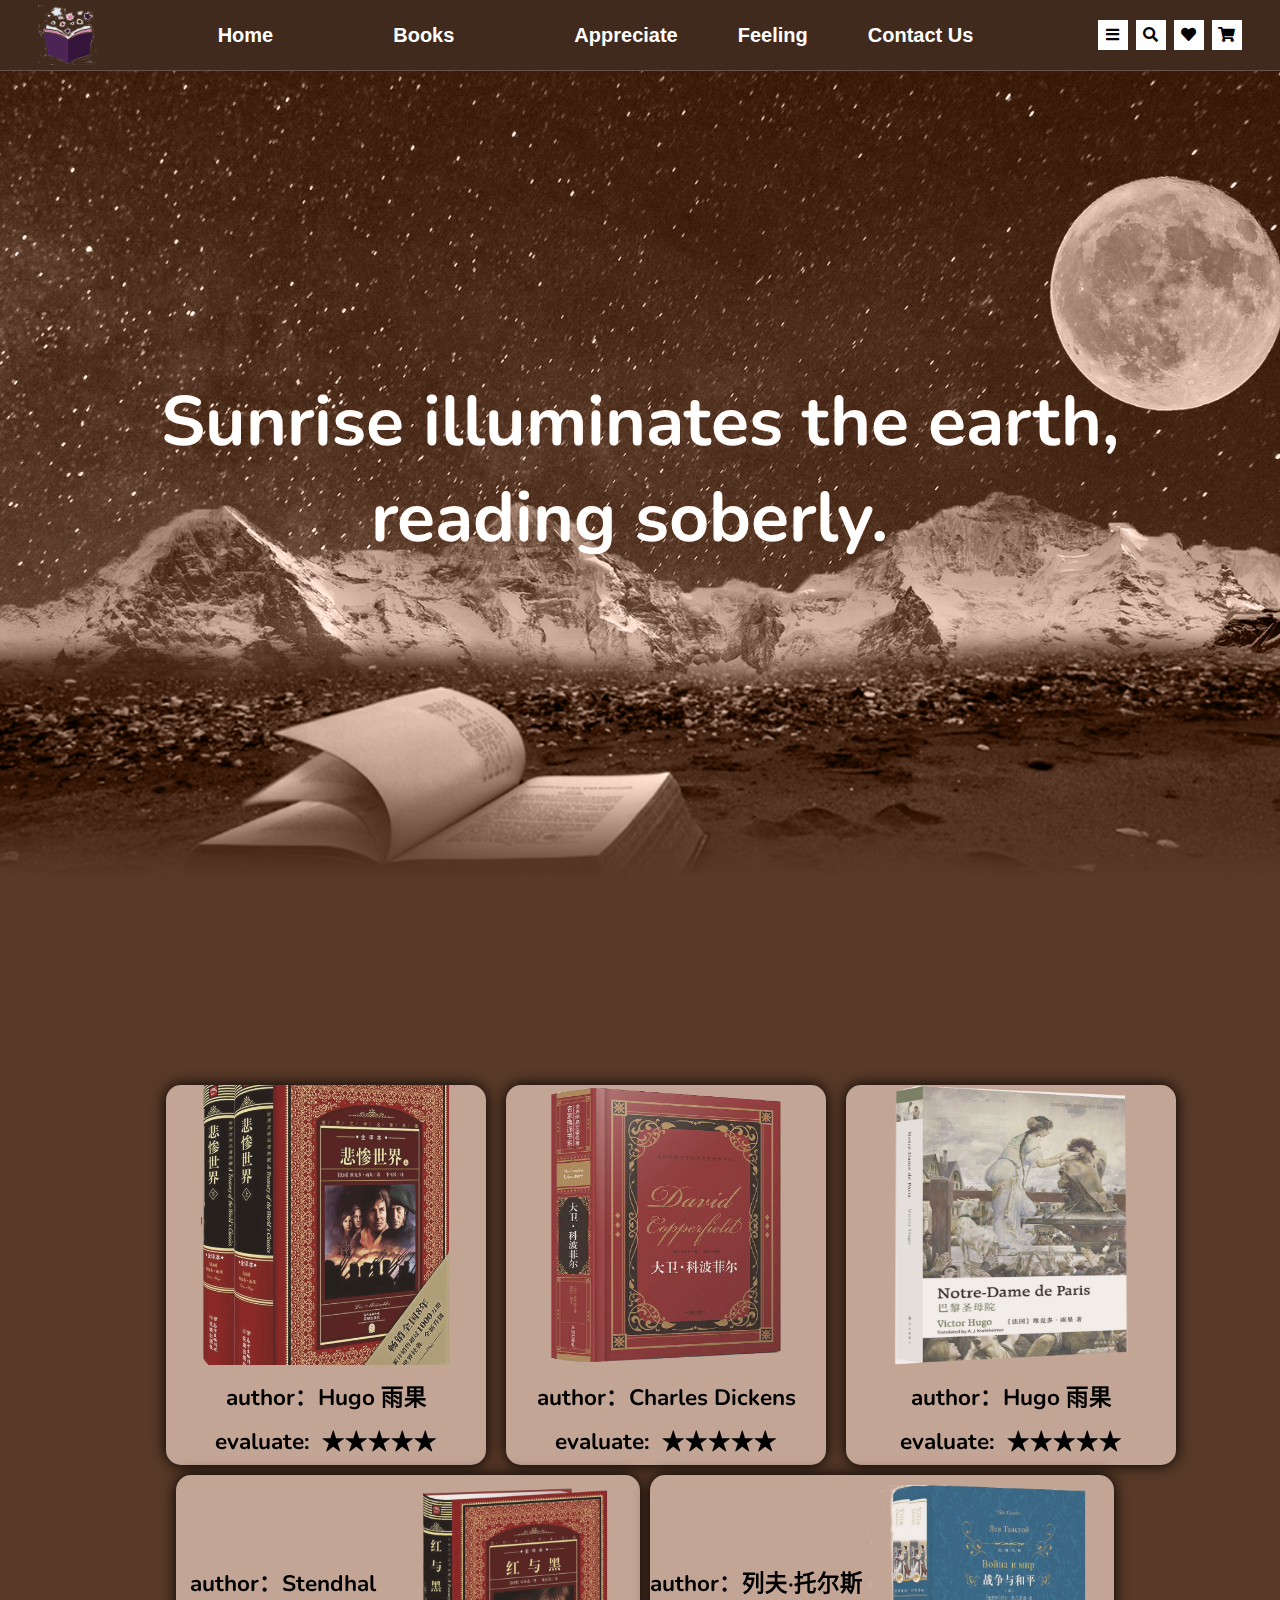
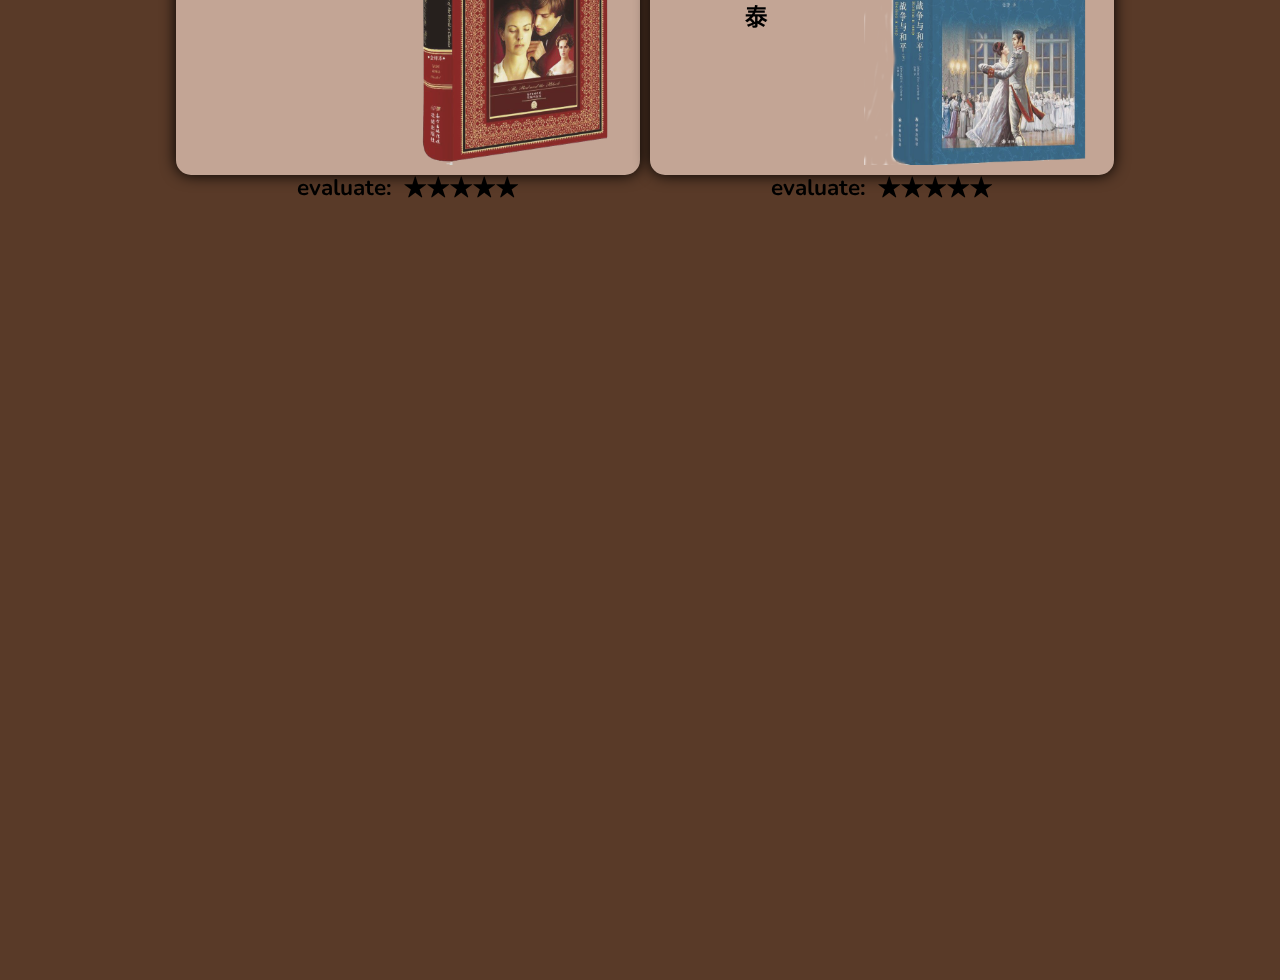
<file: index.html>
<!DOCTYPE html>
<html lang="zh-CN">

<head>
    <meta charset="UTF-8">
    <meta http-equiv="X-UA-Compatible" content="IE=edge">
    <meta name="viewport" content="width=device-width, initial-scale=1.0">
    <title>名著书屋</title>
    <link rel="stylesheet" href="https://cdnjs.cloudflare.com/ajax/libs/font-awesome/5.15.4/css/all.min.css">
    <link rel="stylesheet" href="./css/style.css">
    <link rel="stylesheet" href="./css/index.css">
</head>

<body>
<!-- 导航部分开始 -->
    <header class="header">

            <!-- <a href="#" class="logo">Christmas</a> -->
            <img src="./images/booklogo1.png" alt="">
         
            <nav class="navbar">
                <ul>
                    <li> <a href="./index.html">Home</a> </li>
                    <li>
                        <a href="#">&emsp;&emsp;&emsp;Books&emsp;&emsp;&emsp;</a>
                        <!-- 改变原有子菜单结构 -->
                        <!-- 嵌套一层div -->
                        <div class="sub">
                            <ul>
                                <li> <a href="./html/book1.html">《Les Misérables》</a></li>
                                <li> <a href="./html/book2.html">《David Copperfield 》</a></li>
                                <li> <a href="./html/book3.html">《The Hunchback of Notre Dame 》</a></li>
                                <li> <a href="./html/book4.html">《Le Rouge et le Noir 》</a></li>
                                <li> <a href="./html/book5.html">《Война и мир 》</a></li>
                            </ul>
                        </div>
                    </li>
                    <li>
                        <a href="./html/appreciate.html">Appreciate</a>
                    </li>
                    <li> <a href="./html/feeling.html">Feeling</a> </li>
                    <li> <a href="./html/contact.html">Contact Us</a> </li>
                </ul>
            </nav>
         
            <div class="icons">
               <div id="menu-btn" class="fas fa-bars"></div>
               <div id="search-btn" class="fas fa-search"></div>
               <a href="#" class="fas fa-heart"></a>
               <a href="http://book.dangdang.com/" class="fas fa-shopping-cart"></a>
            </div>         
    </header>  
<!--导航部分结束-->

<!-- 视差部分开始-->
<section>
    <div class="home" id="home" >
        <img id="bg" src="./images/bg.jpg" alt="">
        <img id="moon" src="./images/moon.png" alt="">
        <img id="mountain" src="./images/mountain.png" alt="">
        <img id="book" src="./images/book3.png" alt="">
        <h2 id="text">Sunrise illuminates the earth,<br>
            &emsp;&emsp;&emsp;reading soberly.</h2>
    </div>
    <script>
        let bg = document.getElementById('bg');
        let moon = document.getElementById('moon');
        let mountain = document.getElementById('mountain');
        let road = document.getElementById('road');
        let text = document.getElementById('text');

        window.addEventListener('scroll', function () {
            let value = window.scrollY
            bg.style.top = value * 0.5 + 'px'
            moon.style.left = -value * 0.5 + 'px'
            mountain.style.top = -value * 0.15 + 'px'
            road.style.top = value * 0.15 + 'px'
            text.style.top = value * 1 + 'px' 
        })
    </script>
<!--视差部分结束-->

<!--底部图片开始-->
    <div class="labels">
        <div class="label_top">
                <div class="top_left ">
                    <div class="img">
                    <a href="./html/book1.html">
                    <img src="./images/beican.png " height="280px" width="320px" alt=""></a>
                    </div>  
                    <div class="txt">
                    <h2>author：Hugo 雨果</h2>
                    </div>
                    <div class="star"><h2>evaluate:&nbsp;&nbsp;★★★★★</h2>
                    </div>
                </div>
                <div class="top_center">
                    <div class="img">
                    <a href="./html/book2.html" target="_blank">
                    <img src="./images/dawei1.png" height="280px" width="320px" alt=""></a>
                    </div>  
                    <div class="txt">
                    <h2>author：Charles Dickens</h2>
                    </div>
                    <div class="star"><h2>evaluate:&nbsp;&nbsp;★★★★★</h2></div>
                </div>
                <div class="top_right">
                    <div class="img">
                    <a href="./html/book3.html" target="_blank">
                    <img src="./images/bali.png" height="280px" width="330px" alt=""></a>
                    </div>  
                    <div class="txt">
                    <h2>author：Hugo 雨果</h2>
                    </div>
                    <div class="star"><h2>evaluate:&nbsp;&nbsp;★★★★★</h2></div>
                </div>
        </div>
        <div class="label_bottom">
            <div class="bottom_left">
                <div class="img">
                <a href="./html/book4.html">
                <img src="./images/hongyuhei.png " height="280px" width="250px" alt=""></a>
                </div>  
                <div class="txt">
                <h2>author：Stendhal </h2>
                </div>
                <div class="star"><h2>evaluate:&nbsp;&nbsp;★★★★★</h2>
                </div>
            </div>
            <div class="bottom_right ">
                <div class="img">
                <a href="./html/book5.html">
                <img src="./images/war.png " height="280px" width="250px" alt=""></a>
                </div>  
                <div class="txt">
                <h2>author：列夫·托尔斯泰</h2>
                </div>
                <div class="star"><h2>evaluate:&nbsp;&nbsp;★★★★★</h2>
                </div>
            </div>
        </div>
    </div>
 <!--底部图片结束-->


</section>
</body>

</html>
</file>
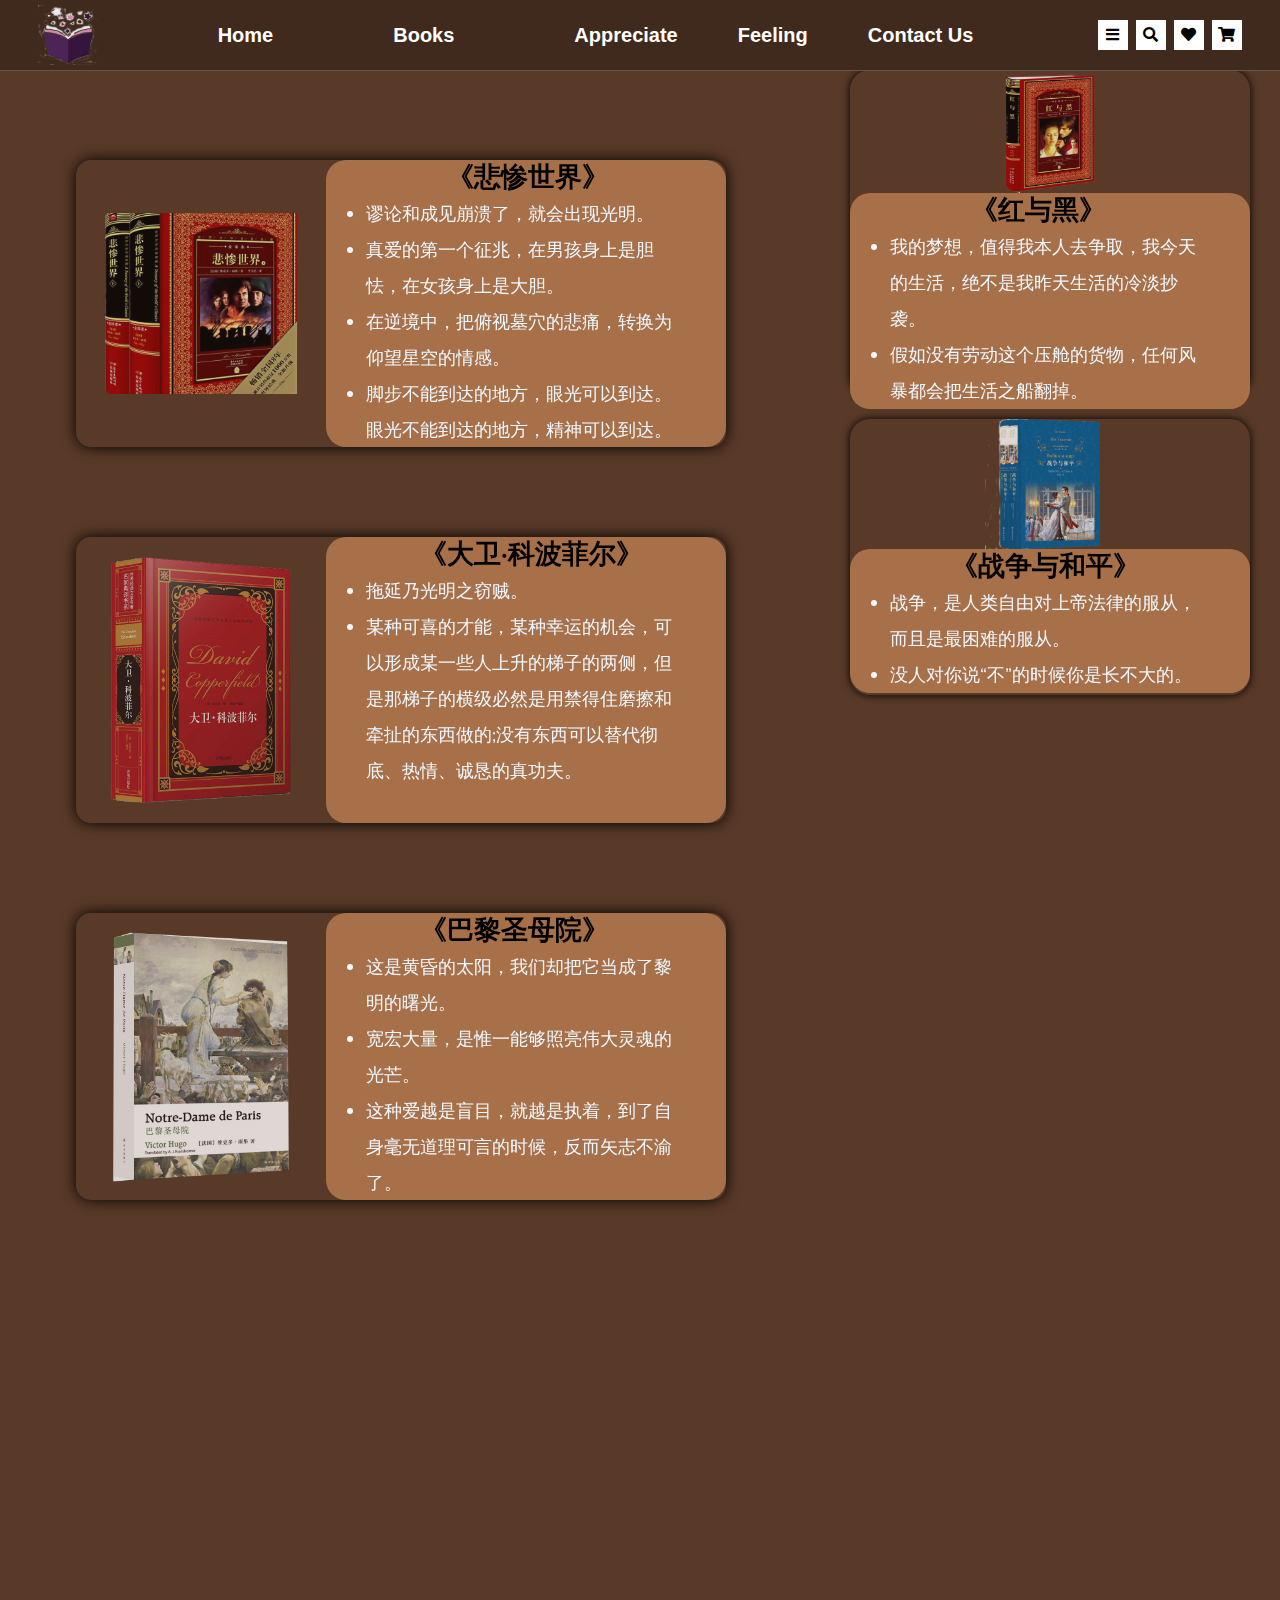
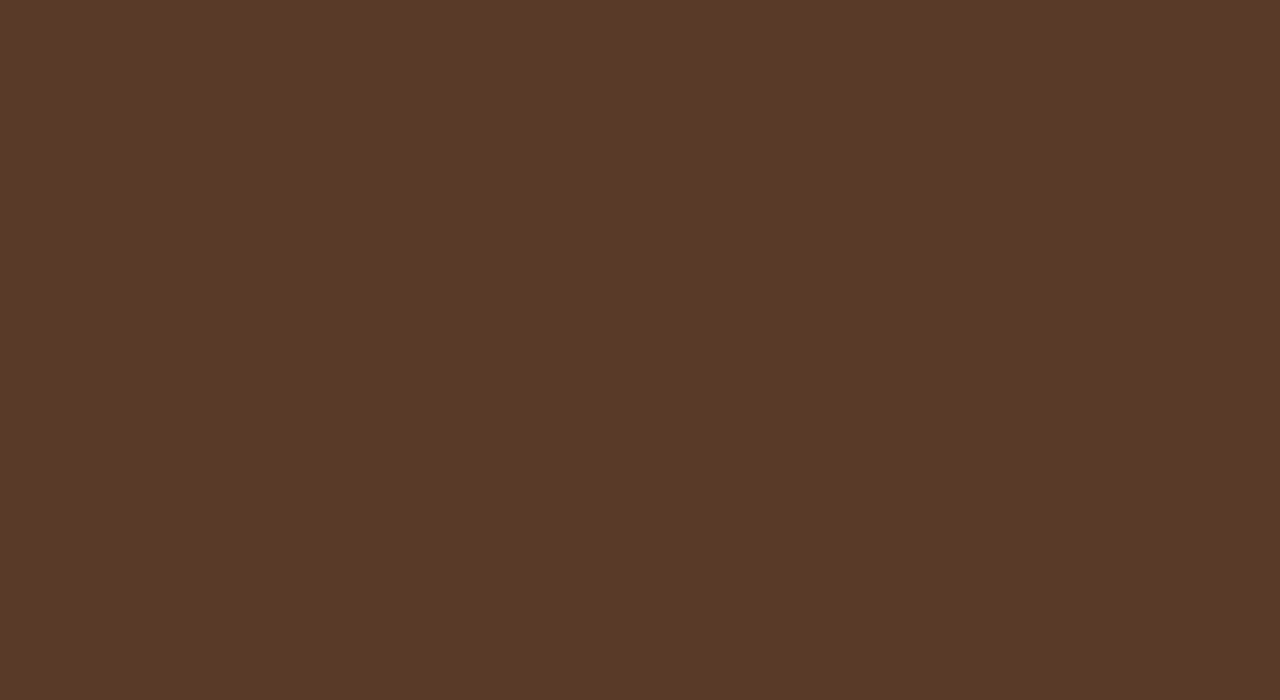
<file: html/appreciate.html>
<!DOCTYPE html>
<html lang="en">

<head>
    <meta charset="UTF-8">
    <meta http-equiv="X-UA-Compatible" content="IE=edge">
    <meta name="viewport" content="width=device-width, initial-scale=1.0">
    <title>经典欣赏</title>
    <link rel="stylesheet" href="https://cdnjs.cloudflare.com/ajax/libs/font-awesome/5.15.4/css/all.min.css">
    <link rel="stylesheet" href="../css/style.css">
    <link rel="stylesheet" href="../css/appreciate.css">

</head>

<body>
    <!-- 导航部分开始 -->
    <header class="header">
        <img src="../images/booklogo1.png" alt="">
        <nav class="navbar">
            <ul>
                <li> <a href="../index.html">Home</a> </li>
                <li>
                    <a>&emsp;&emsp;&emsp;Books&emsp;&emsp;&emsp;</a>
                    <!-- 改变原有子菜单结构 -->
                    <!-- 嵌套一层div -->
                    <div class="sub">
                        <ul>
                            <li> <a href="../html/book1.html">《Les Misérables》</a></li>
                            <li> <a href="../html/book2.html">《David Copperfield 》</a></li>
                            <li> <a href="../html/book3.html">《The Hunchback of Notre Dame 》</a></li>
                            <li> <a href="../html/book4.html">《Le Rouge et le Noir 》</a></li>
                            <li> <a href="../html/book5.html">《Война и мир 》</a></li>
                        </ul>
                    </div>
                </li>
                <li>
                    <a href="./appreciate.html">Appreciate</a>
                </li>
                <li> <a href="./feeling.html">Feeling</a> </li>
                <li> <a href="./contact.html">Contact Us</a> </li>
            </ul>
        </nav>

        <div class="icons">
            <div id="menu-btn" class="fas fa-bars"></div>
            <div id="search-btn" class="fas fa-search"></div>
            <a href="#" class="fas fa-heart"></a>
            <a href="http://book.dangdang.com/" class="fas fa-shopping-cart"></a>
        </div>
    </header>

    <!--导航部分结束-->
    <section>
        <div class="mid">
            <div class="content">
                <div class="con c1">
                    <div class="imghid">
                        <div class="img"></div>
                    </div>
                    <div class="txt">
                        <h2>&emsp;&emsp;&emsp;《悲惨世界》</h2>
                        <ul>
                            <li>谬论和成见崩溃了，就会出现光明。</li>
                            <li>真爱的第一个征兆，在男孩身上是胆怯，在女孩身上是大胆。</li>
                            <li>在逆境中，把俯视墓穴的悲痛，转换为仰望星空的情感。</li>
                            <li>脚步不能到达的地方，眼光可以到达。眼光不能到达的地方，精神可以到达。</li>
                        </ul>
                    </div>
                </div>
                <div class="con c2">
                    <div class="imghid">
                        <div class="img"></div>
                    </div>
                    <div class="txt">
                        <h2>&emsp;&emsp;《大卫·科波菲尔》</h2>
                        <ul>
                            <li>拖延乃光明之窃贼。</li>
                            <li>某种可喜的才能，某种幸运的机会，可以形成某一些人上升的梯子的两侧，但是那梯子的横级必然是用禁得住磨擦和牵扯的东西做的;没有东西可以替代彻底、热情、诚恳的真功夫。</li>
                        </ul>
                    </div>
                </div>
                <div class="con c3">
                    <div class="imghid">
                        <div class="img"></div>
                    </div>
                    <div class="txt">
                        <h2>&emsp;&emsp;《巴黎圣母院》</h2>
                        <ul>
                            <li>这是黄昏的太阳，我们却把它当成了黎明的曙光。</li>
                            <li>宽宏大量，是惟一能够照亮伟大灵魂的光芒。</li>
                            <li>这种爱越是盲目，就越是执着，到了自身毫无道理可言的时候，反而矢志不渝了。</li>
                            <li>在那些建筑物外表不可思议的千变万化之中，却依然存在着秩序和一致。树干总是一成不变，树叶却时落时生。</li>
                        </ul>
                    </div>
                </div>
            </div>
            <div class="pri">
                <div class="d1">
                    <div class="img01"></div>
                    <div class="txt">
                        <h2>&emsp;&emsp;&emsp;《红与黑》</h2>
                        <ul>
                            <li>我的梦想，值得我本人去争取，我今天的生活，绝不是我昨天生活的冷淡抄袭。</li>
                            <li>假如没有劳动这个压舱的货物，任何风暴都会把生活之船翻掉。</li>
                        </ul>
                    </div>
                </div>
                <div class="d2">
                    <div class="img02"></div>
                    <div class="txt">
                        <h2>&emsp;&emsp;&nbsp;《战争与和平》</h2>
                        <ul>
                            <li>战争，是人类自由对上帝法律的服从，而且是最困难的服从。</li>
                            <li>没人对你说“不”的时候你是长不大的。</li>
                        </ul>
                    </div>
                </div>
            </div>
        </div>
        <!--底部区域标签 开始-->
    
    </section>
</body>

</html>
</file>
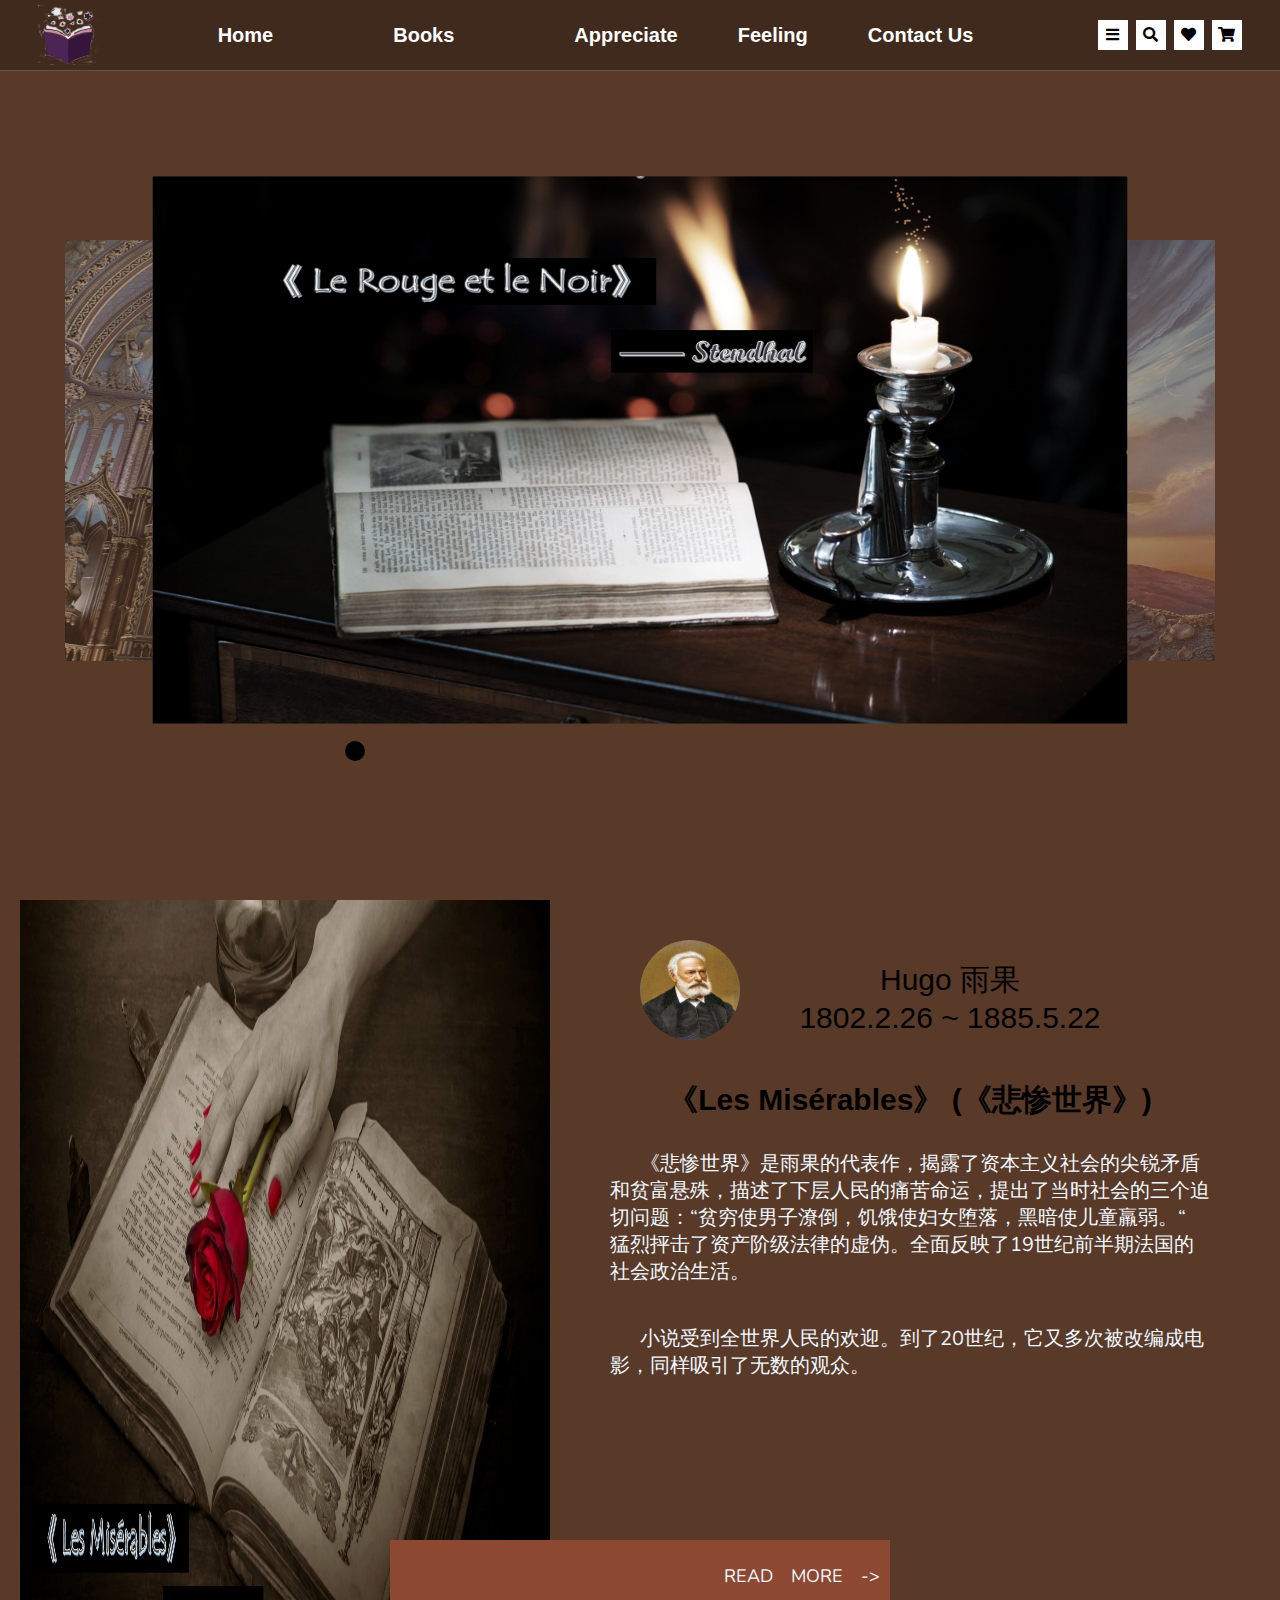
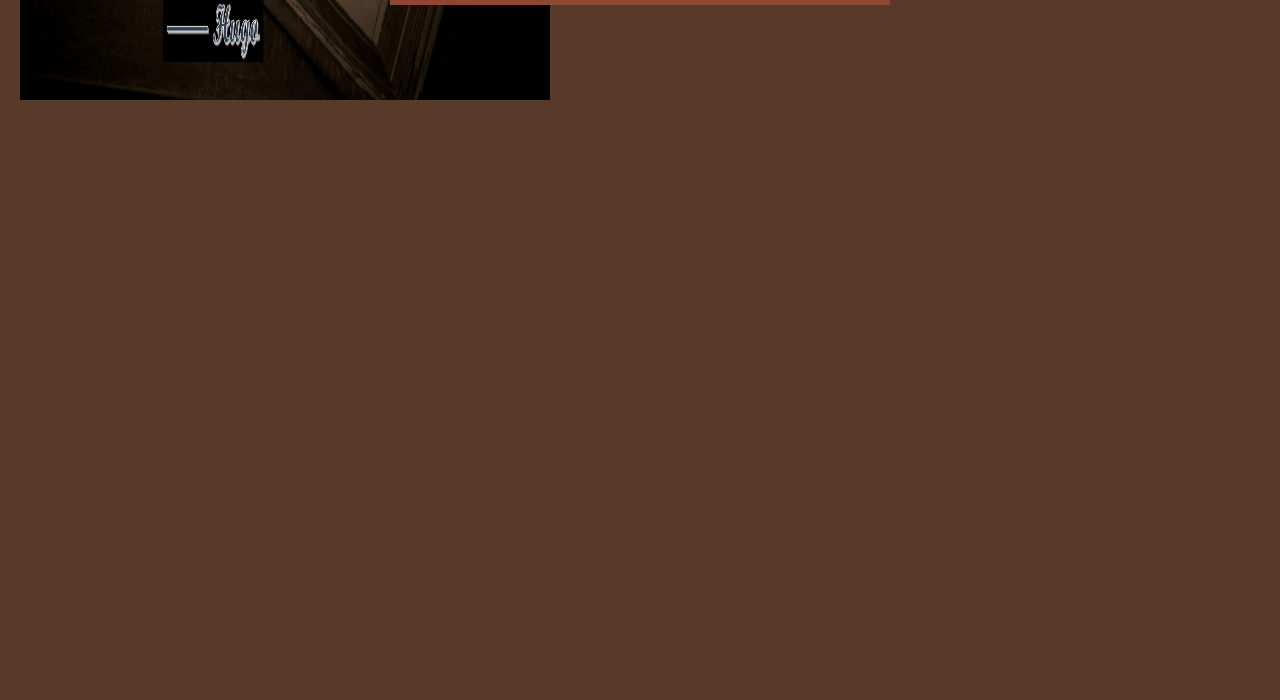
<file: html/book1.html>
<!DOCTYPE html>
<html lang="en">
<head>
    <meta charset="UTF-8">
    <meta http-equiv="X-UA-Compatible" content="IE=edge">
    <meta name="viewport" content="width=device-width, initial-scale=1.0">
    <title>《悲惨世界》</title>
    <link rel="stylesheet" href="https://cdnjs.cloudflare.com/ajax/libs/font-awesome/5.15.4/css/all.min.css">
    <link rel="stylesheet" href="../css/style.css">
    <link rel="stylesheet" href="../css/book.css">
</head>
<body>
<!-- 导航部分开始 -->
    <header class="header">

        <!-- <a href="#" class="logo">Christmas</a> -->
        <img src="../images/booklogo1.png"alt="">
     
        <nav class="navbar">
            <ul>
                <li> <a href="../index.html">Home</a> </li>
                <li>
                    <a>&emsp;&emsp;&emsp;Books&emsp;&emsp;&emsp;</a>
                    <!-- 改变原有子菜单结构 -->
                    <!-- 嵌套一层div -->
                    <div class="sub">
                        <ul>
                            <li> <a href="../html/book1.html">《Les Misérables》</a></li>
                            <li> <a href="../html/book2.html">《David Copperfield 》</a></li>
                            <li> <a href="../html/book3.html">《The Hunchback of Notre Dame 》</a></li>
                            <li> <a href="../html/book4.html">《Le Rouge et le Noir 》</a></li>
                            <li> <a href="../html/book5.html">《Война и мир 》</a></li>
                        </ul>
                    </div>
                </li>
                <li>
                    <a href="./appreciate.html">Appreciate</a>
                </li>
                <li> <a href="./feeling.html">Feeling</a> </li>
                <li> <a href="./contact.html">Contact Us</a> </li>
            </ul>
        </nav>
     
        <div class="icons">
           <div id="menu-btn" class="fas fa-bars"></div>
           <div id="search-btn" class="fas fa-search"></div>
           <a href="#" class="fas fa-heart"></a>
           <a href="http://search.dangdang.com/?key=%B1%AF%B2%D2%CA%C0%BD%E7&act=input" class="fas fa-shopping-cart"></a>
        </div>         
</header>  

 <!--导航部分结束-->

 <!-- 轮播图部分开始 -->
<section>
    
    <div class="top">
        <ul id="banner" class="banner"></ul>
    </div>
<!-- 轮播图部分结束 -->
<!-- 介绍内容开始 -->
    <div class="content">
        <div class="content_left">
            <img src="../images/pics01.png " height="800px" width="530px" alt="">
            
        </div>
        <div class="content_center">

        </div>
        <div class="content_right">
            <div class="right_top">
                <img src="../images/yuguo.jpg "  alt="">
                <p>Hugo 雨果  <br>1802.2.26 ~ 1885.5.22</p>
            </div>
            <div class="right_center">
                <p>《Les Misérables》  (《悲惨世界》)</p>
            </div>
            <div class="right_bottom">
                <p>《悲惨世界》是雨果的代表作，揭露了资本主义社会的尖锐矛盾和贫富悬殊，描述了下层人民的痛苦命运，提出了当时社会的三个迫切问题：&ldquo;贫穷使男子潦倒，饥饿使妇女堕落，黑暗使儿童羸弱。“ 猛烈抨击了资产阶级法律的虚伪。全面反映了19世纪前半期法国的社会政治生活。</p>
                <p>小说受到全世界人民的欢迎。到了20世纪，它又多次被改编成电影，同样吸引了无数的观众。</p>
            </div>
            <div class="block">
                <a href="https://www.clcn.net.cn/">READ&emsp;MORE&emsp;-></a>
            </div>
        </div>
    </div>
 <!-- 介绍内容结束-->
<!--底部区域标签 开始-->

</section>
 <!-- js  -->
 <script src="../js/booksbg.js"></script>
 <!-- js  -->
</body>
</html>
</file>
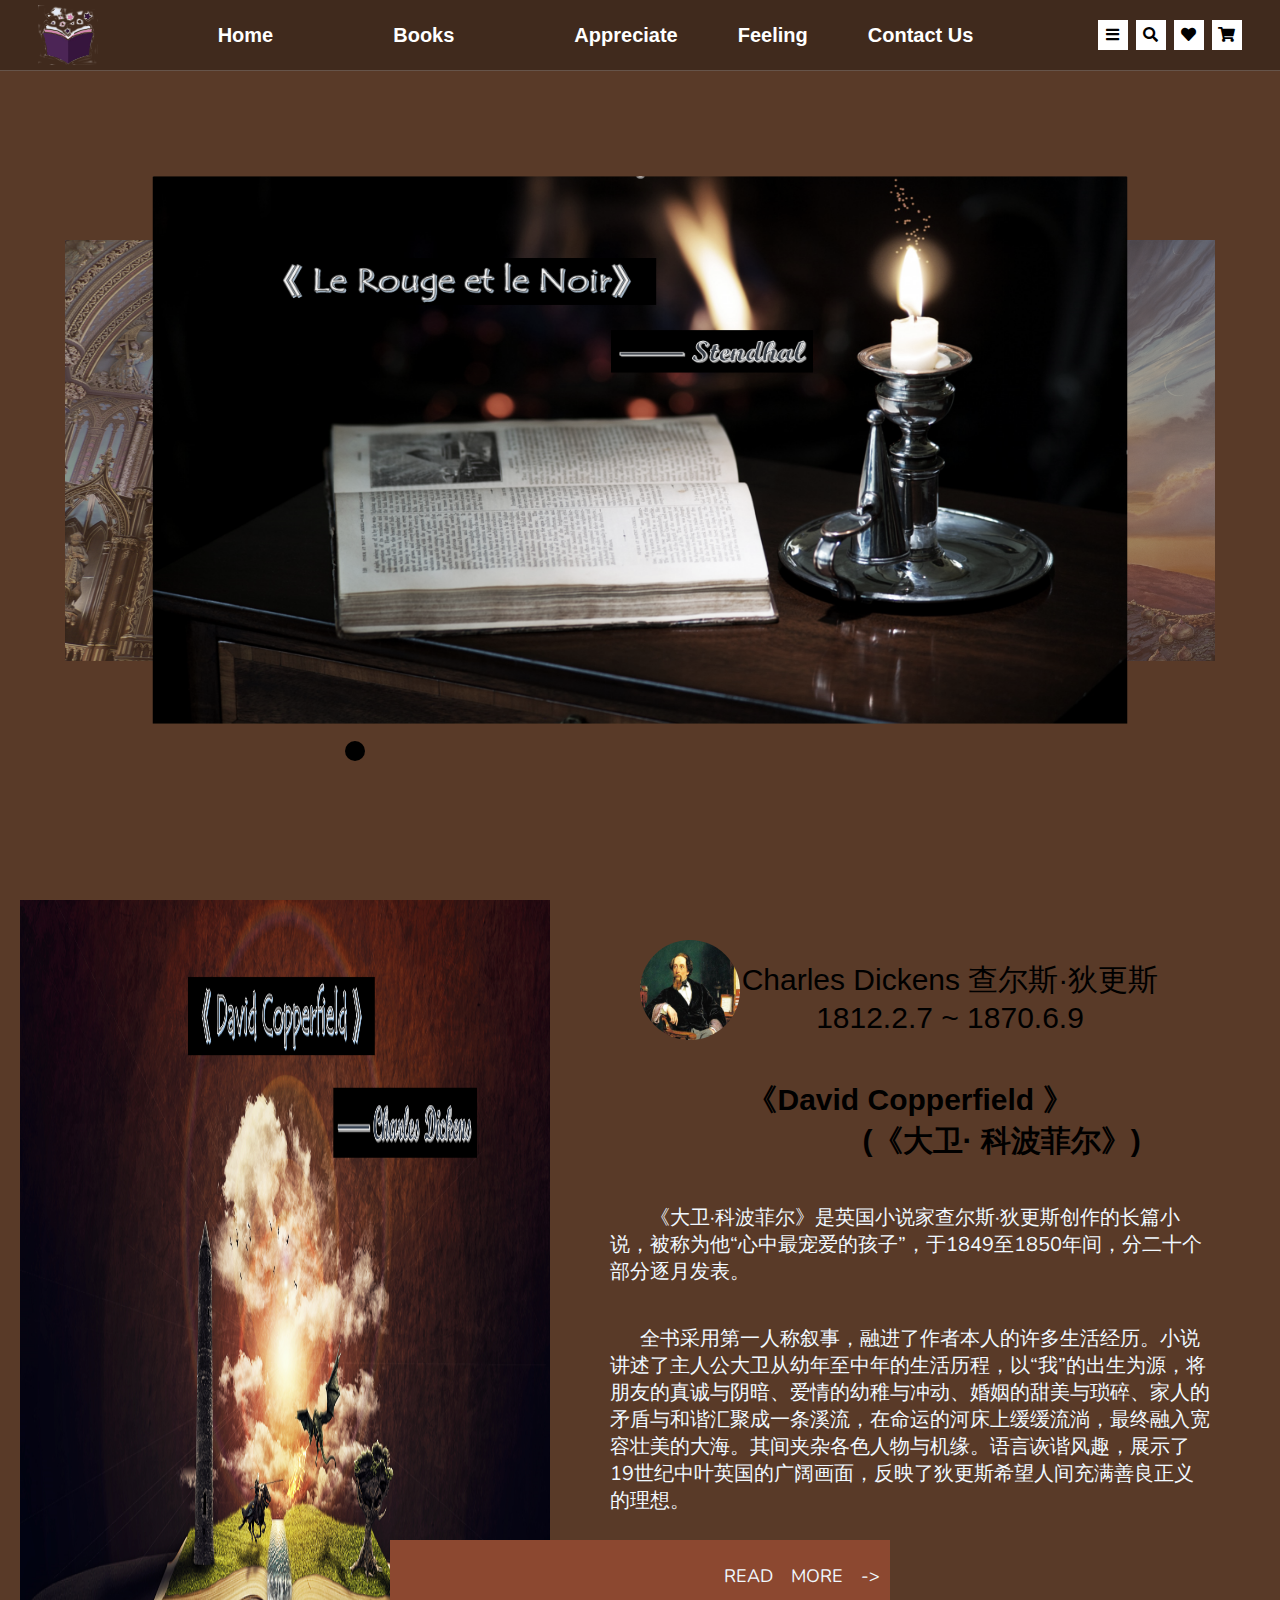
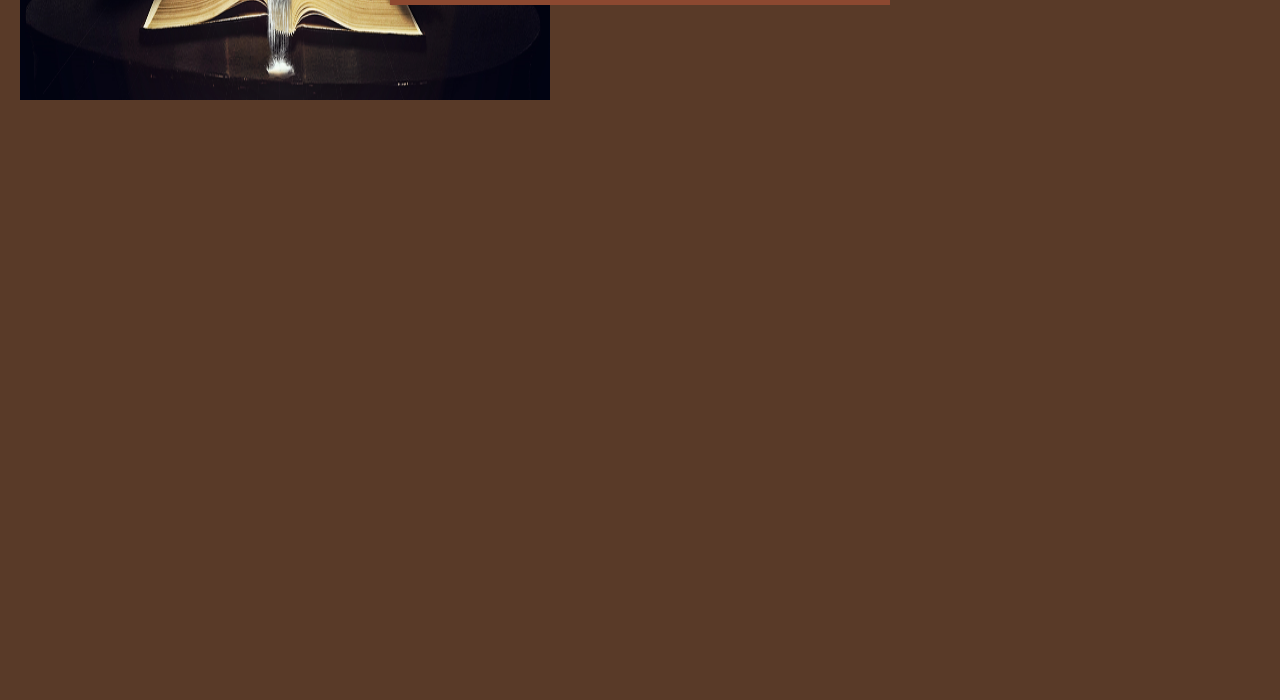
<file: html/book2.html>
<!DOCTYPE html>
<html lang="en">
<head>
    <meta charset="UTF-8">
    <meta http-equiv="X-UA-Compatible" content="IE=edge">
    <meta name="viewport" content="width=device-width, initial-scale=1.0">
    <title>《大卫·科波菲尔》</title>
    <link rel="stylesheet" href="https://cdnjs.cloudflare.com/ajax/libs/font-awesome/5.15.4/css/all.min.css">
    <link rel="stylesheet" href="../css/style.css">
    <link rel="stylesheet" href="../css/book.css">
</head>
<body>
    <!-- 导航部分开始 -->
    <header class="header">

        <!-- <a href="#" class="logo">Christmas</a> -->
        <img src="../images/booklogo1.png"alt="">
     
        <nav class="navbar">
            <ul>
                <li> <a href="../index.html">Home</a> </li>
                <li>
                    <a>&emsp;&emsp;&emsp;Books&emsp;&emsp;&emsp;</a>
                    <!-- 改变原有子菜单结构 -->
                    <!-- 嵌套一层div -->
                    <div class="sub">
                        <ul>
                            <li> <a href="../html/book1.html">《Les Misérables》</a></li>
                            <li> <a href="../html/book2.html">《David Copperfield 》</a></li>
                            <li> <a href="../html/book3.html">《The Hunchback of Notre Dame 》</a></li>
                            <li> <a href="../html/book4.html">《Le Rouge et le Noir 》</a></li>
                            <li> <a href="../html/book5.html">《Война и мир 》</a></li>
                        </ul>
                    </div>
                </li>
                <li>
                    <a href="./appreciate.html">Appreciate</a>
                </li>
                <li> <a href="./feeling.html">Feeling</a> </li>
                <li> <a href="./contact.html">Contact Us</a> </li>
            </ul>
        </nav>
     
        <div class="icons">
           <div id="menu-btn" class="fas fa-bars"></div>
           <div id="search-btn" class="fas fa-search"></div>
           <a href="#" class="fas fa-heart"></a>
           <a href="http://search.dangdang.com/?key=%B4%F3%CE%C0%A1%A4%BF%C6%B2%A8%B7%C6%B6%FB&act=input" class="fas fa-shopping-cart"></a>
        </div>         
</header>  

 <!--导航部分结束-->

 <!-- 轮播图部分开始 -->
 <whole>
    <div class="mid">
    <div class="top">
        <ul id="banner" class="banner"></ul>
    </div>
<!-- 轮播图部分结束 -->
<!-- 介绍内容开始 -->
    <div class="content">
        <div class="content_left">
            <img src="../images/pics02.png " height="800px" width="530px" alt="">
            
        </div>
        <div class="content_center">

        </div>
        <div class="content_right">
            <div class="right_top">
                <img src="../images/charles.jpg "  alt="">
                <p>Charles Dickens 查尔斯·狄更斯  <br>1812.2.7 ~ 1870.6.9</p>
            </div>
            <div class="right_center">
                <p>《David Copperfield 》 <br>&emsp;&emsp; &emsp; &emsp; &emsp; (《大卫·&nbsp;科波菲尔》)</p>
            </div>
            <div class="right_bottom">
                <p><br><br>&emsp;&emsp;《大卫·科波菲尔》是英国小说家查尔斯·狄更斯创作的长篇小说，被称为他“心中最宠爱的孩子”，于1849至1850年间，分二十个部分逐月发表。</p>
                <p>全书采用第一人称叙事，融进了作者本人的许多生活经历。小说讲述了主人公大卫从幼年至中年的生活历程，以“我”的出生为源，将朋友的真诚与阴暗、爱情的幼稚与冲动、婚姻的甜美与琐碎、家人的矛盾与和谐汇聚成一条溪流，在命运的河床上缓缓流淌，最终融入宽容壮美的大海。其间夹杂各色人物与机缘。语言诙谐风趣，展示了19世纪中叶英国的广阔画面，反映了狄更斯希望人间充满善良正义的理想。</p>
                
            </div>
            <div class="block">
                <a href="https://www.clcn.net.cn/">READ&emsp;MORE&emsp;-></a>
            </div>
        </div>
    </div>
</div>  
 <!-- 介绍内容结束-->

 
</whole>




 <!-- js  -->
 <script src="../js/booksbg.js"></script>
 <!-- js  -->
</body>
</html>
</file>
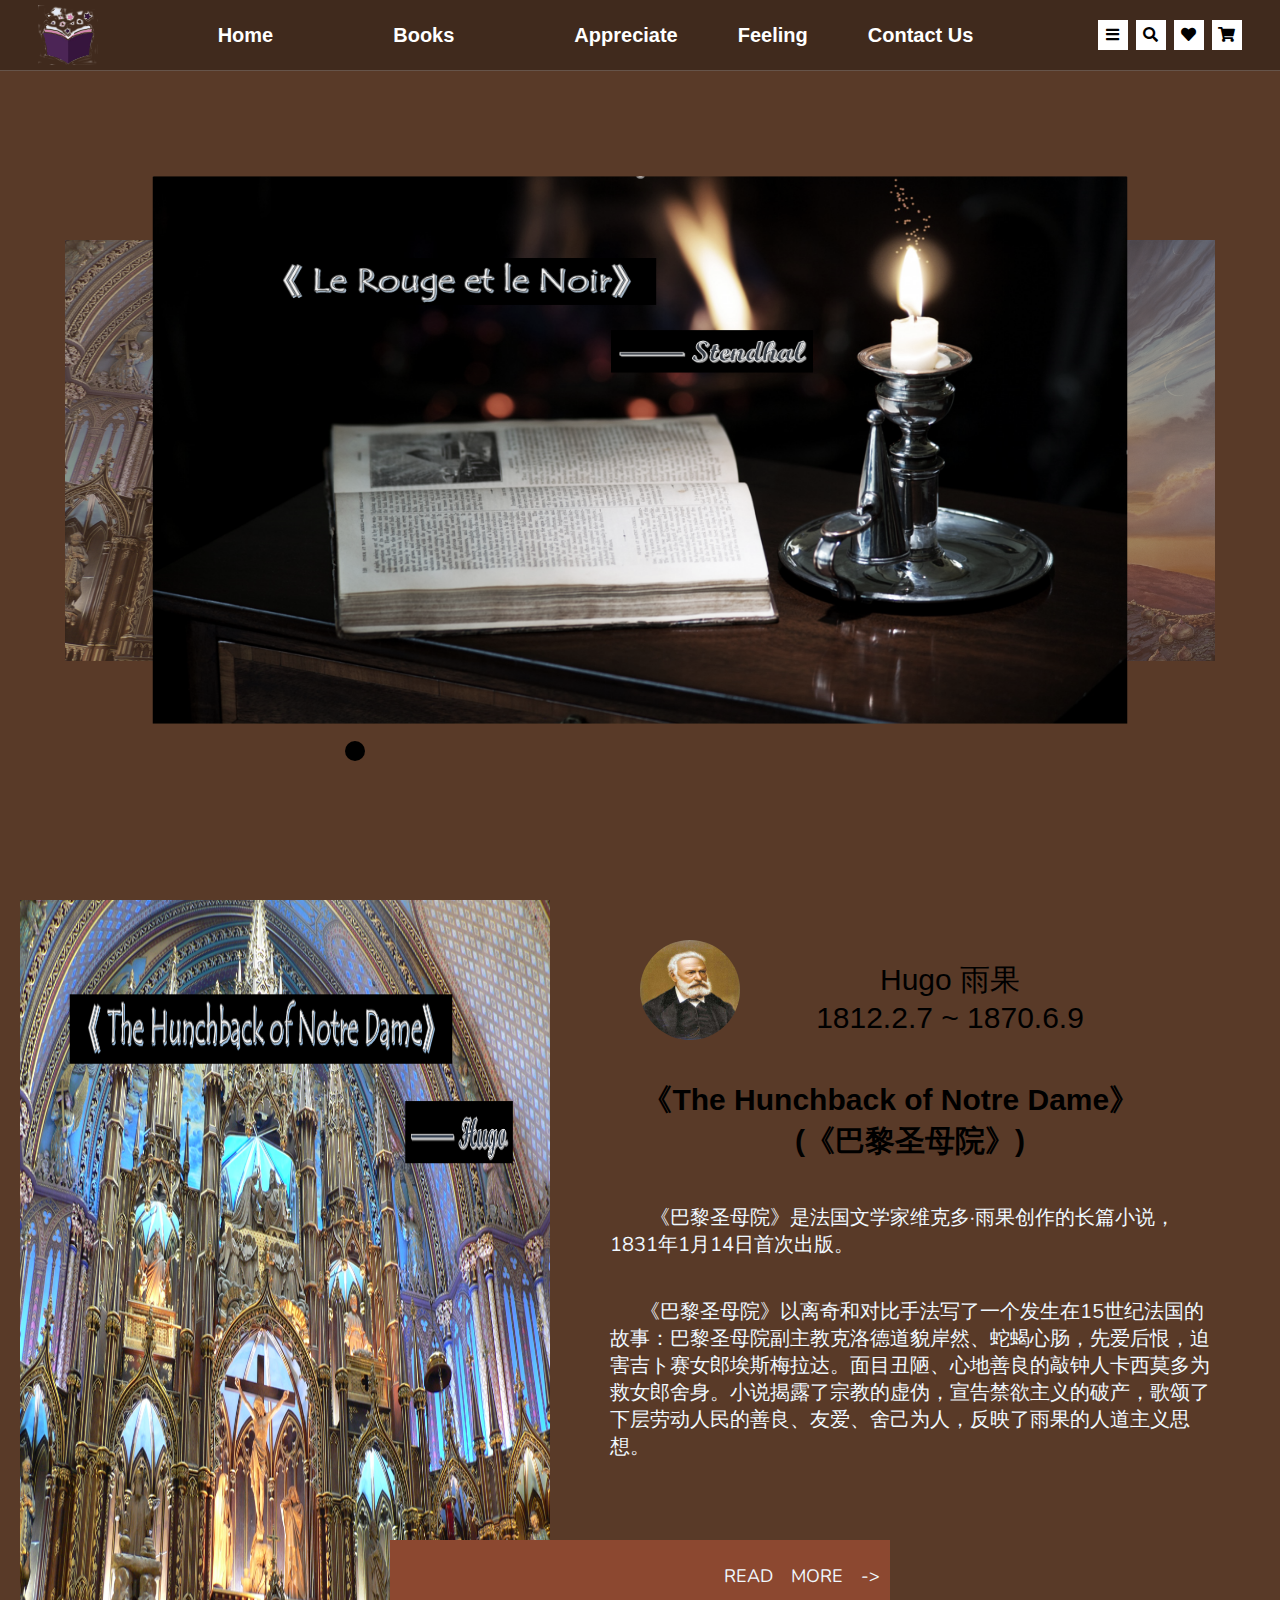
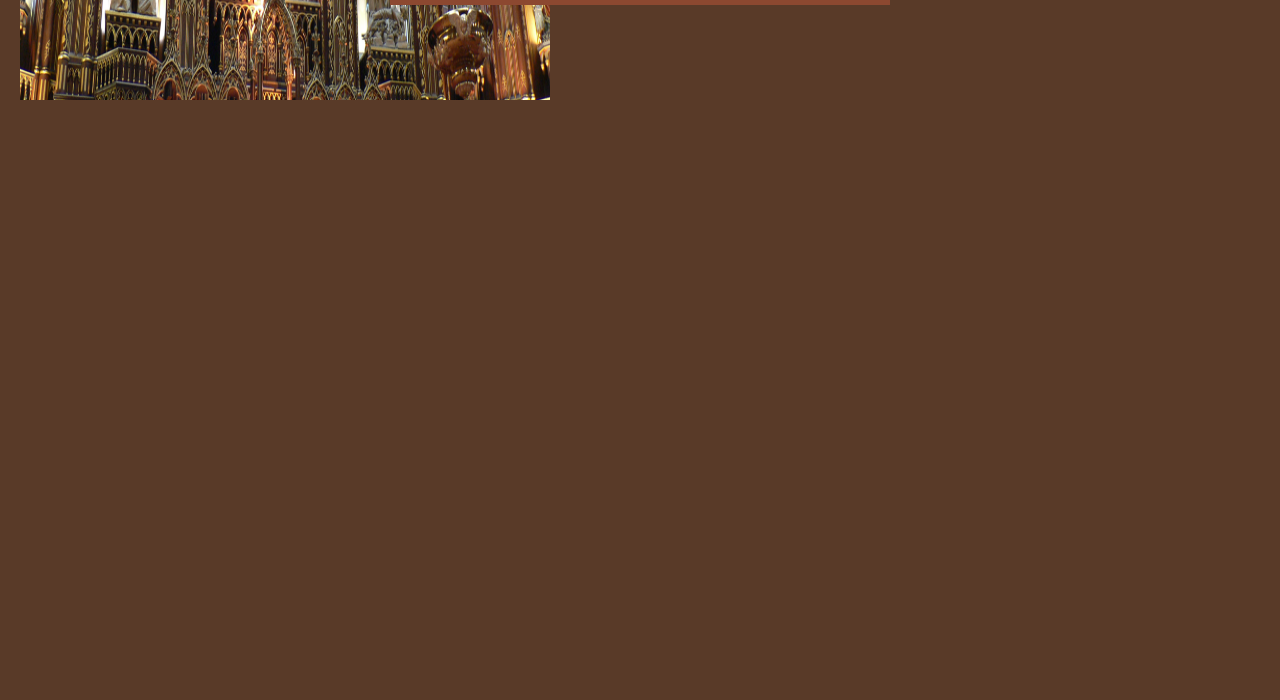
<file: html/book3.html>
<!DOCTYPE html>
<html lang="en">
<head>
    <meta charset="UTF-8">
    <meta http-equiv="X-UA-Compatible" content="IE=edge">
    <meta name="viewport" content="width=device-width, initial-scale=1.0">
    <title>《巴黎圣母院》</title>
    <link rel="stylesheet" href="https://cdnjs.cloudflare.com/ajax/libs/font-awesome/5.15.4/css/all.min.css">
    <link rel="stylesheet" href="../css/style.css">
    <link rel="stylesheet" href="../css/book.css">
</head>
<body>
    <!-- 导航部分开始 -->
    <header class="header">

        <!-- <a href="#" class="logo">Christmas</a> -->
        <img src="../images/booklogo1.png"alt="">
     
        <nav class="navbar">
            <ul>
                <li> <a href="../index.html">Home</a> </li>
                <li>
                    <a>&emsp;&emsp;&emsp;Books&emsp;&emsp;&emsp;</a>
                    <!-- 改变原有子菜单结构 -->
                    <!-- 嵌套一层div -->
                    <div class="sub">
                        <ul>
                            <li> <a href="../html/book1.html">《Les Misérables》</a></li>
                            <li> <a href="../html/book2.html">《David Copperfield 》</a></li>
                            <li> <a href="../html/book3.html">《The Hunchback of Notre Dame 》</a></li>
                            <li> <a href="../html/book4.html">《Le Rouge et le Noir 》</a></li>
                            <li> <a href="../html/book5.html">《Война и мир 》</a></li>
                        </ul>
                    </div>
                </li>
                <li>
                    <a href="./appreciate.html">Appreciate</a>
                </li>
                <li> <a href="./feeling.html">Feeling</a> </li>
                <li> <a href="./contact.html">Contact Us</a> </li>
            </ul>
        </nav>
     
        <div class="icons">
           <div id="menu-btn" class="fas fa-bars"></div>
           <div id="search-btn" class="fas fa-search"></div>
           <a href="#" class="fas fa-heart"></a>
           <a href="http://search.dangdang.com/?key=%B0%CD%C0%E8%CA%A5%C4%B8%D4%BA&act=input" class="fas fa-shopping-cart"></a>
        </div>         
</header>  

 <!--导航部分结束-->

 <!-- 轮播图部分开始 -->
 <whole>
    <div class="mid">
    <div class="top">
        <ul id="banner" class="banner"></ul>
    </div>
<!-- 轮播图部分结束 -->
<!-- 介绍内容开始 -->
    <div class="content">
        <div class="content_left">
            <img src="../images/bali1.png " height="800px" width="530px" alt="">
            
        </div>
        <div class="content_center">

        </div>
        <div class="content_right">
            <div class="right_top">
                <img src="../images/yuguo.jpg "  alt="">
                <p>Hugo 雨果  <br>1812.2.7 ~ 1870.6.9</p>
            </div>
            <div class="right_center">
                <p>《The Hunchback of Notre Dame》 &emsp; (《巴黎圣母院》)</p>
            </div>
            <div class="right_bottom">
                <p><br><br>&emsp;&emsp;《巴黎圣母院》是法国文学家维克多·雨果创作的长篇小说，1831年1月14日首次出版。</p>
                <p>《巴黎圣母院》以离奇和对比手法写了一个发生在15世纪法国的故事：巴黎圣母院副主教克洛德道貌岸然、蛇蝎心肠，先爱后恨，迫害吉ト赛女郎埃斯梅拉达。面目丑陋、心地善良的敲钟人卡西莫多为救女郎舍身。小说揭露了宗教的虚伪，宣告禁欲主义的破产，歌颂了下层劳动人民的善良、友爱、舍己为人，反映了雨果的人道主义思想。</p>
            </div>
            <div class="block">
                <a href="https://www.clcn.net.cn/">READ&emsp;MORE&emsp;-></a>
            </div>
        </div>
    </div>
</div> 

  
</whole>




 <!-- js  -->
 <script src="../js/booksbg.js"></script>
 <!-- js  -->
</body>
</html>
</file>
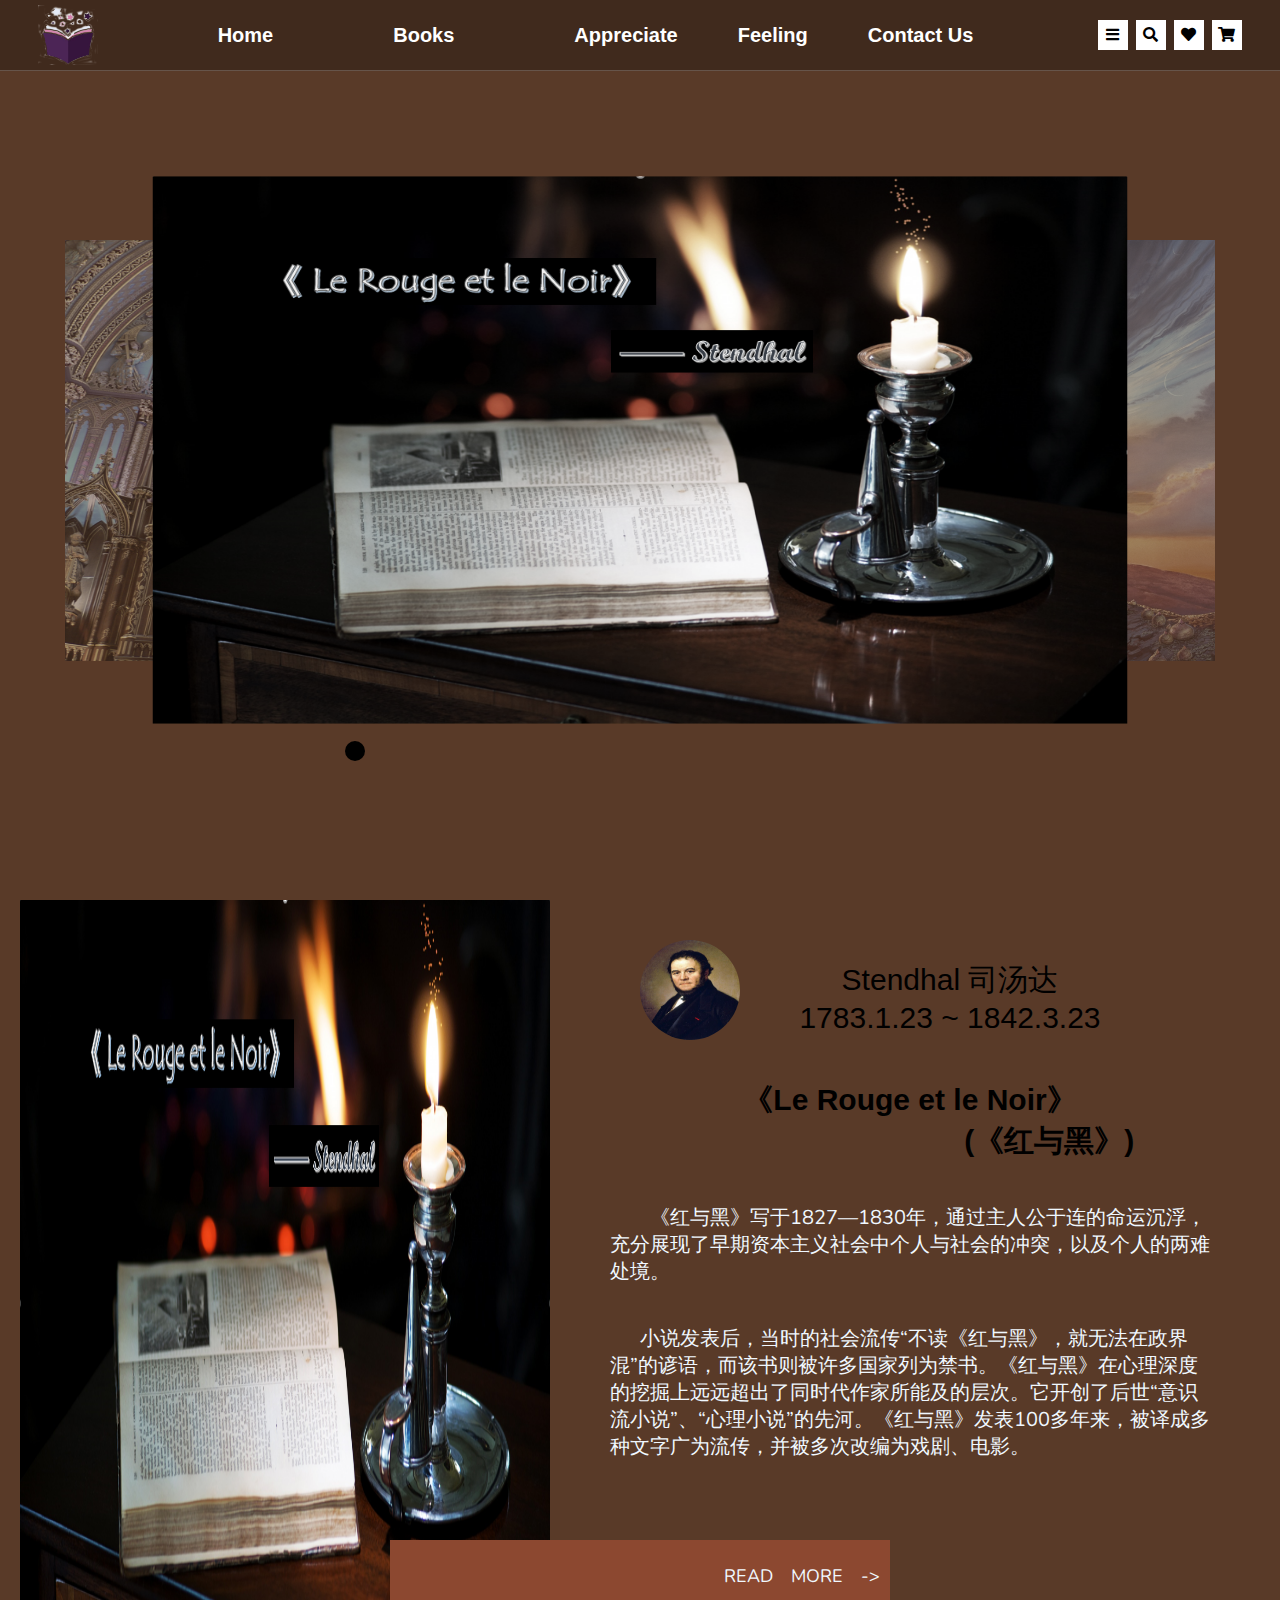
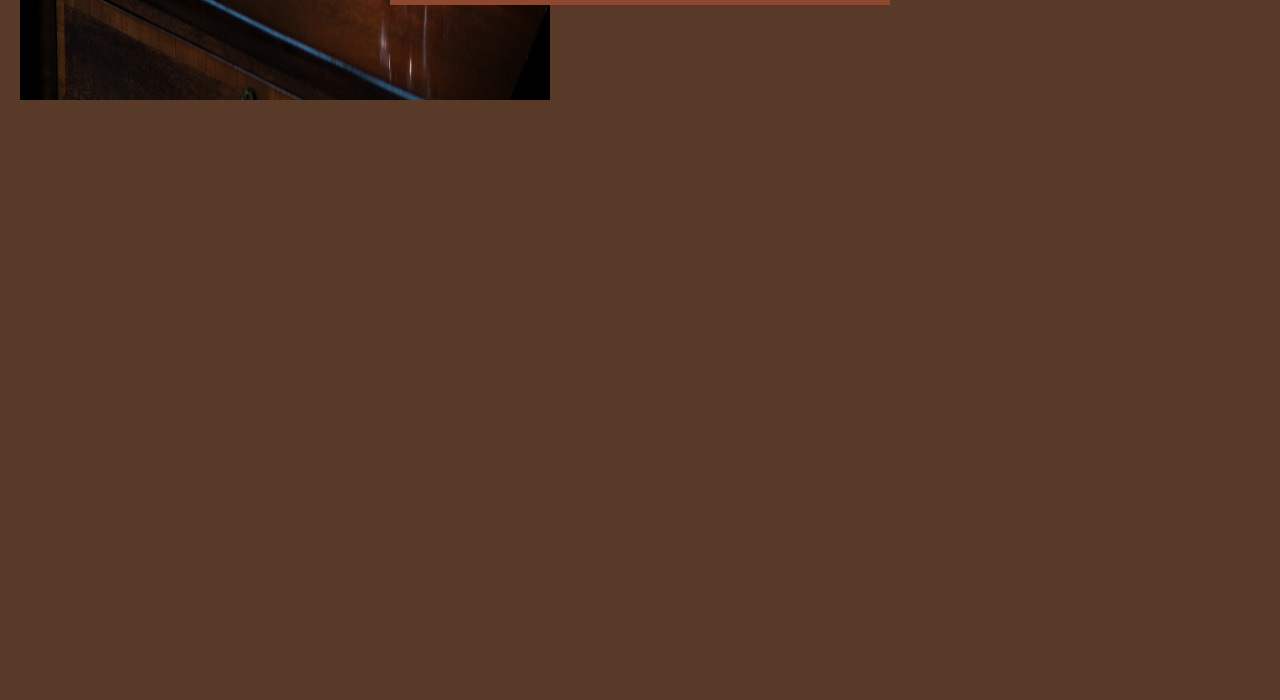
<file: html/book4.html>
<!DOCTYPE html>
<html lang="en">
<head>
    <meta charset="UTF-8">
    <meta http-equiv="X-UA-Compatible" content="IE=edge">
    <meta name="viewport" content="width=device-width, initial-scale=1.0">
    <title>《红与黑》</title>
    <link rel="stylesheet" href="https://cdnjs.cloudflare.com/ajax/libs/font-awesome/5.15.4/css/all.min.css">
    <link rel="stylesheet" href="../css/style.css">
    <link rel="stylesheet" href="../css/book.css">
</head>
<body>
    <!-- 导航部分开始 -->
    <header class="header">

        <!-- <a href="#" class="logo">Christmas</a> -->
        <img src="../images/booklogo1.png"alt="">
     
        <nav class="navbar">
            <ul>
                <li> <a href="../index.html">Home</a> </li>
                <li>
                    <a>&emsp;&emsp;&emsp;Books&emsp;&emsp;&emsp;</a>
                    <!-- 改变原有子菜单结构 -->
                    <!-- 嵌套一层div -->
                    <div class="sub">
                        <ul>
                            <li> <a href="../html/book1.html">《Les Misérables》</a></li>
                            <li> <a href="../html/book2.html">《David Copperfield 》</a></li>
                            <li> <a href="../html/book3.html">《The Hunchback of Notre Dame 》</a></li>
                            <li> <a href="../html/book4.html">《Le Rouge et le Noir 》</a></li>
                            <li> <a href="../html/book5.html">《Война и мир 》</a></li>
                        </ul>
                    </div>
                </li>
                <li>
                    <a href="./appreciate.html">Appreciate</a>
                </li>
                <li> <a href="./feeling.html">Feeling</a> </li>
                <li> <a href="./contact.html">Contact Us</a> </li>
            </ul>
        </nav>
     
        <div class="icons">
           <div id="menu-btn" class="fas fa-bars"></div>
           <div id="search-btn" class="fas fa-search"></div>
           <a href="#" class="fas fa-heart"></a>
           <a href="http://search.dangdang.com/?key=%BA%EC%D3%EB%BA%DA&act=input" class="fas fa-shopping-cart"></a>
        </div>         
</header>  

 <!--导航部分结束-->

 <!-- 轮播图部分开始 -->
 <whole>
    <div class="mid">
    <div class="top">
        <ul id="banner" class="banner"></ul>
    </div>
<!-- 轮播图部分结束 -->
<!-- 介绍内容开始 -->
    <div class="content">
        <div class="content_left">
            <img src="../images/pics04.png " height="800px" width="530px" alt="">
            
        </div>
        <div class="content_center">

        </div>
        <div class="content_right">
            <div class="right_top">
                <img src="../images/Stendhal.jpg "  alt="">
                <p>Stendhal 司汤达  <br>1783.1.23 ~ 1842.3.23</p>
            </div>
            <div class="right_center">
                <p>《Le Rouge et le Noir》<br> &emsp;&emsp;&emsp;&emsp;&emsp;&emsp;&emsp;&emsp; &emsp;(《红与黑》)</p>
            </div>
            <div class="right_bottom">
                <p><br><br>&emsp;&emsp;《红与黑》写于1827—1830年，通过主人公于连的命运沉浮，充分展现了早期资本主义社会中个人与社会的冲突，以及个人的两难处境。</p>
                <p>小说发表后，当时的社会流传“不读《红与黑》，就无法在政界混”的谚语，而该书则被许多国家列为禁书。《红与黑》在心理深度的挖掘上远远超出了同时代作家所能及的层次。它开创了后世“意识流小说”、“心理小说”的先河。《红与黑》发表100多年来，被译成多种文字广为流传，并被多次改编为戏剧、电影。 </p>
            </div>
            <div class="block">
                <a href="https://www.clcn.net.cn/">READ&emsp;MORE&emsp;-></a>
            </div>
        </div>
    </div>
</div>  

 
</whole>




 <!-- js  -->
 <script src="../js/booksbg.js"></script>
 <!-- js  -->
</body>
</html>
</file>
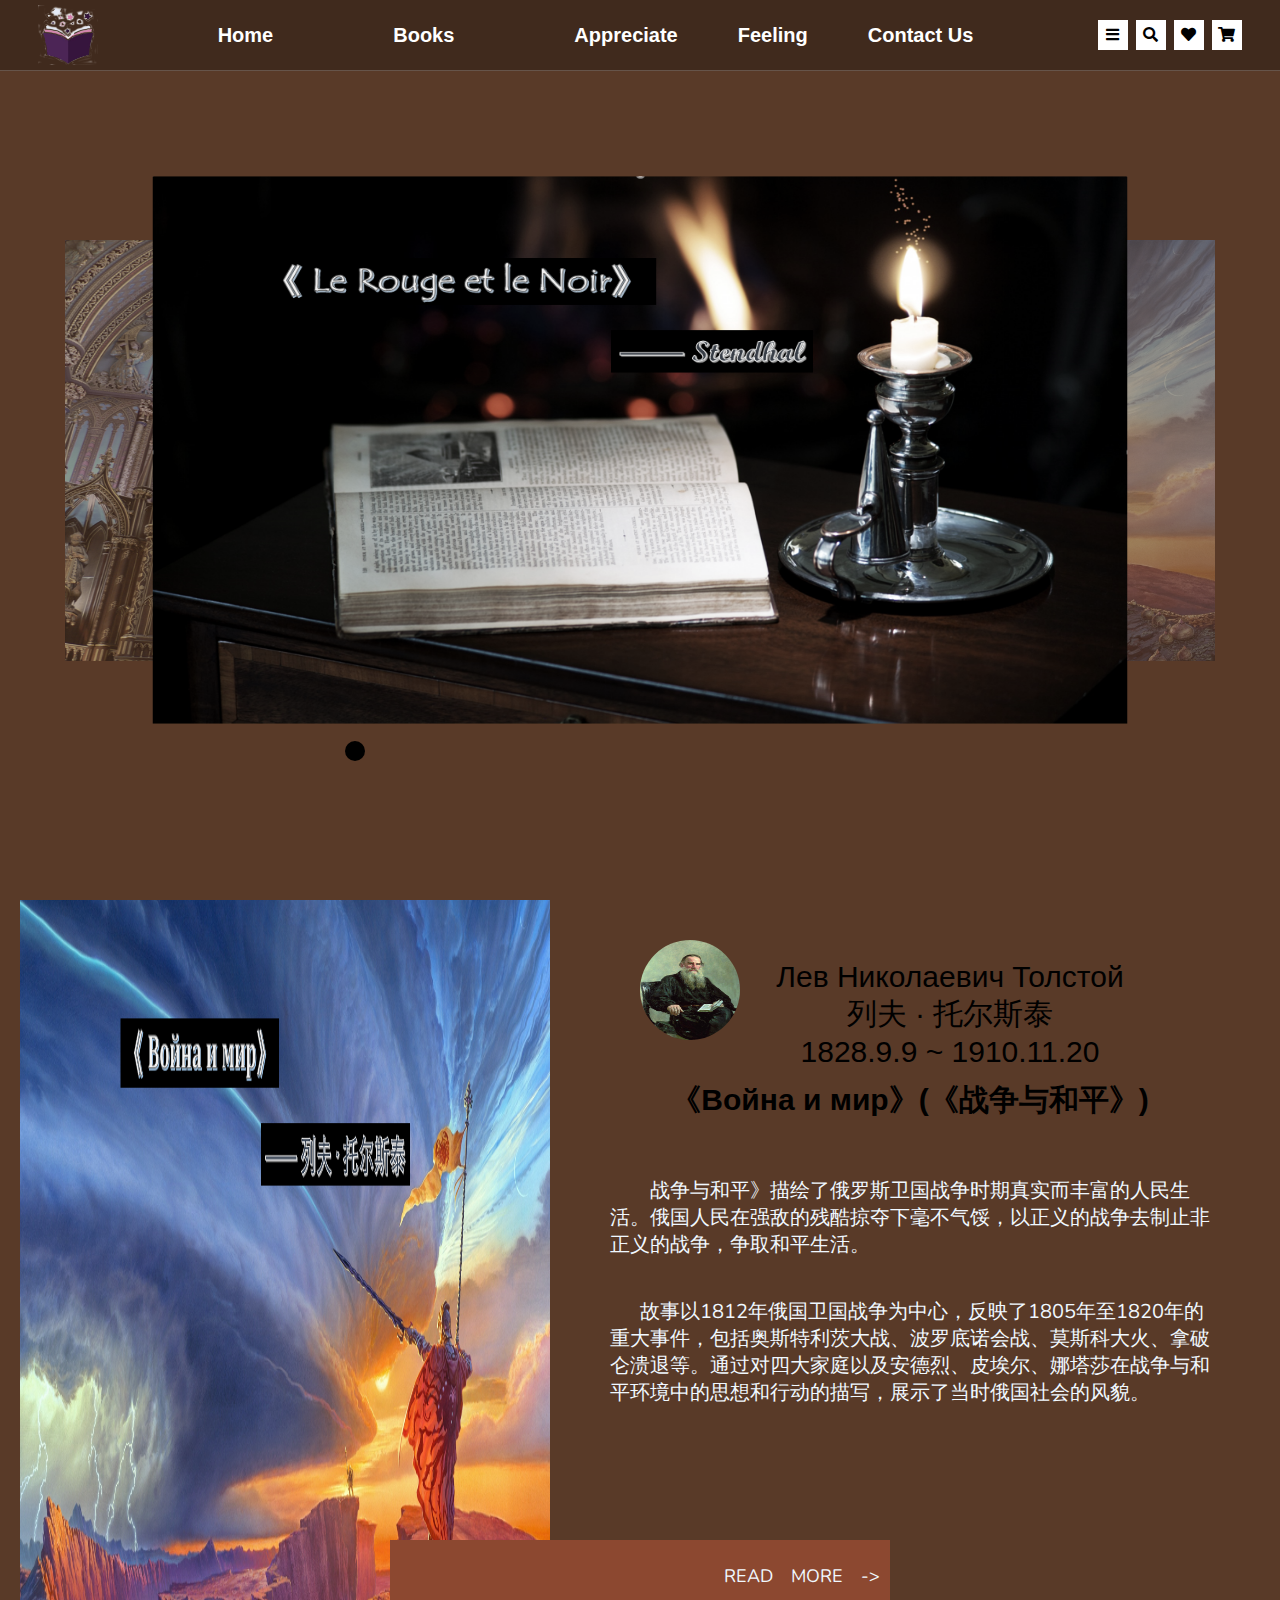
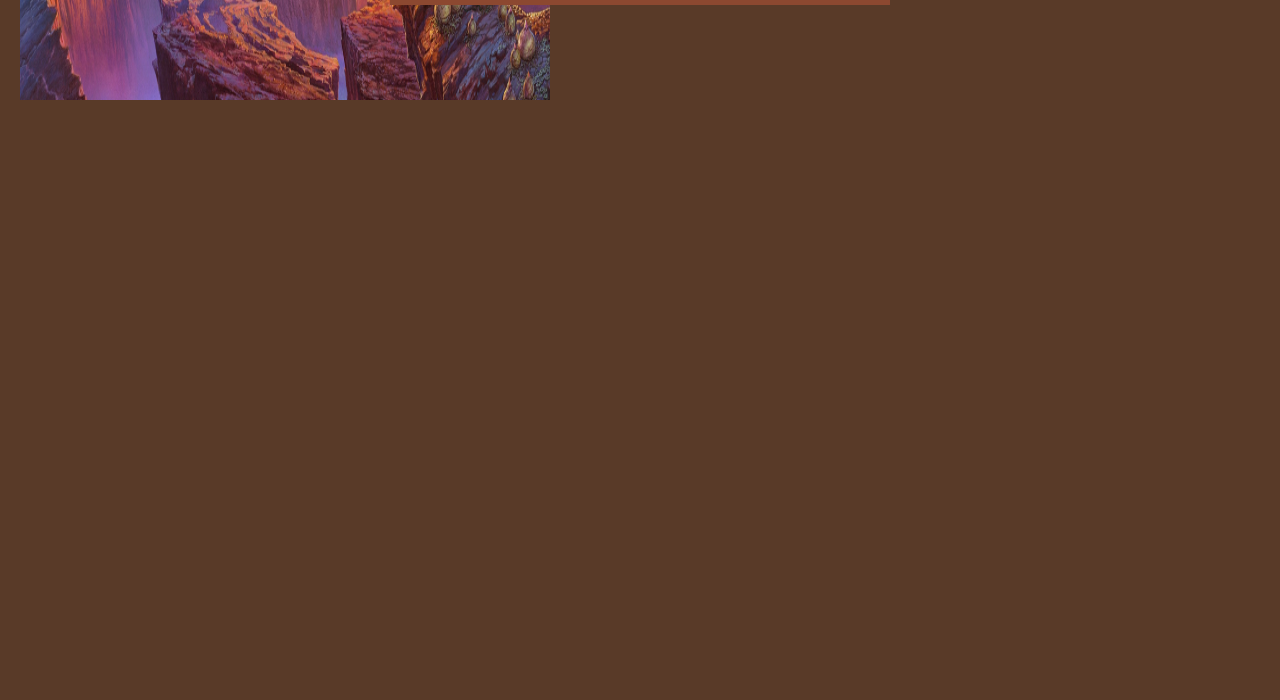
<file: html/book5.html>
<!DOCTYPE html>
<html lang="en">
<head>
    <meta charset="UTF-8">
    <meta http-equiv="X-UA-Compatible" content="IE=edge">
    <meta name="viewport" content="width=device-width, initial-scale=1.0">
    <title>《战争与和平》</title>
    <link rel="stylesheet" href="https://cdnjs.cloudflare.com/ajax/libs/font-awesome/5.15.4/css/all.min.css">
    <link rel="stylesheet" href="../css/style.css">
    <link rel="stylesheet" href="../css/book.css">
</head>
<body>
    <!-- 导航部分开始 -->
    <header class="header">

        <!-- <a href="#" class="logo">Christmas</a> -->
        <img src="../images/booklogo1.png"alt="">
     
        <nav class="navbar">
            <ul>
                <li> <a href="../index.html">Home</a> </li>
                <li>
                    <a>&emsp;&emsp;&emsp;Books&emsp;&emsp;&emsp;</a>
                    <!-- 改变原有子菜单结构 -->
                    <!-- 嵌套一层div -->
                    <div class="sub">
                        <ul>
                            <li> <a href="../html/book1.html">《Les Misérables》</a></li>
                            <li> <a href="../html/book2.html">《David Copperfield 》</a></li>
                            <li> <a href="../html/book3.html">《The Hunchback of Notre Dame 》</a></li>
                            <li> <a href="../html/book4.html">《Le Rouge et le Noir 》</a></li>
                            <li> <a href="../html/book5.html">《Война и мир 》</a></li>
                        </ul>
                    </div>
                </li>
                <li>
                    <a href="./appreciate.html">Appreciate</a>
                </li>
                <li> <a href="./feeling.html">Feeling</a> </li>
                <li> <a href="./contact.html">Contact Us</a> </li>
            </ul>
        </nav>
     
        <div class="icons">
           <div id="menu-btn" class="fas fa-bars"></div>
           <div id="search-btn" class="fas fa-search"></div>
           <a href="#" class="fas fa-heart"></a>
           <a href="http://search.dangdang.com/?key=%D5%BD%D5%F9%D3%EB%BA%CD%C6%BD&act=input" class="fas fa-shopping-cart"></a>
        </div>         
</header>  

 <!--导航部分结束-->

 <!-- 轮播图部分开始 -->
 <whole>
    <div class="mid">
    <div class="top">
        <ul id="banner" class="banner"></ul>
    </div>
<!-- 轮播图部分结束 -->
<!-- 介绍内容开始 -->
    <div class="content">
        <div class="content_left">
            <img src="../images/pics05.png " height="800px" width="530px" alt="">
            
        </div>
        <div class="content_center">

        </div>
        <div class="content_right">
            <div class="right_top">
                <img src="../images/liefu.jpg "  alt="">
                <p>Лев Николаевич Толстой <br>列夫 · 托尔斯泰  <br>1828.9.9 ~ 1910.11.20</p>
            </div>
            <div class="right_center">
                <p>《Война и мир》(《战争与和平》)</p>
            </div>
            <div class="right_bottom">
                <p><br>&emsp;&emsp;战争与和平》描绘了俄罗斯卫国战争时期真实而丰富的人民生活。俄国人民在强敌的残酷掠夺下毫不气馁，以正义的战争去制止非正义的战争，争取和平生活。</p>
                <p>故事以1812年俄国卫国战争为中心，反映了1805年至1820年的重大事件，包括奥斯特利茨大战、波罗底诺会战、莫斯科大火、拿破仑溃退等。通过对四大家庭以及安德烈、皮埃尔、娜塔莎在战争与和平环境中的思想和行动的描写，展示了当时俄国社会的风貌。</p>
            </div>
            <div class="block">
                <a href="https://www.clcn.net.cn/">READ&emsp;MORE&emsp;-></a>
            </div>
        </div>
    </div>
</div> 

</whole>




 <!-- js  -->
 <script src="../js/booksbg.js"></script>
 <!-- js  -->
</body>
</html>
</file>
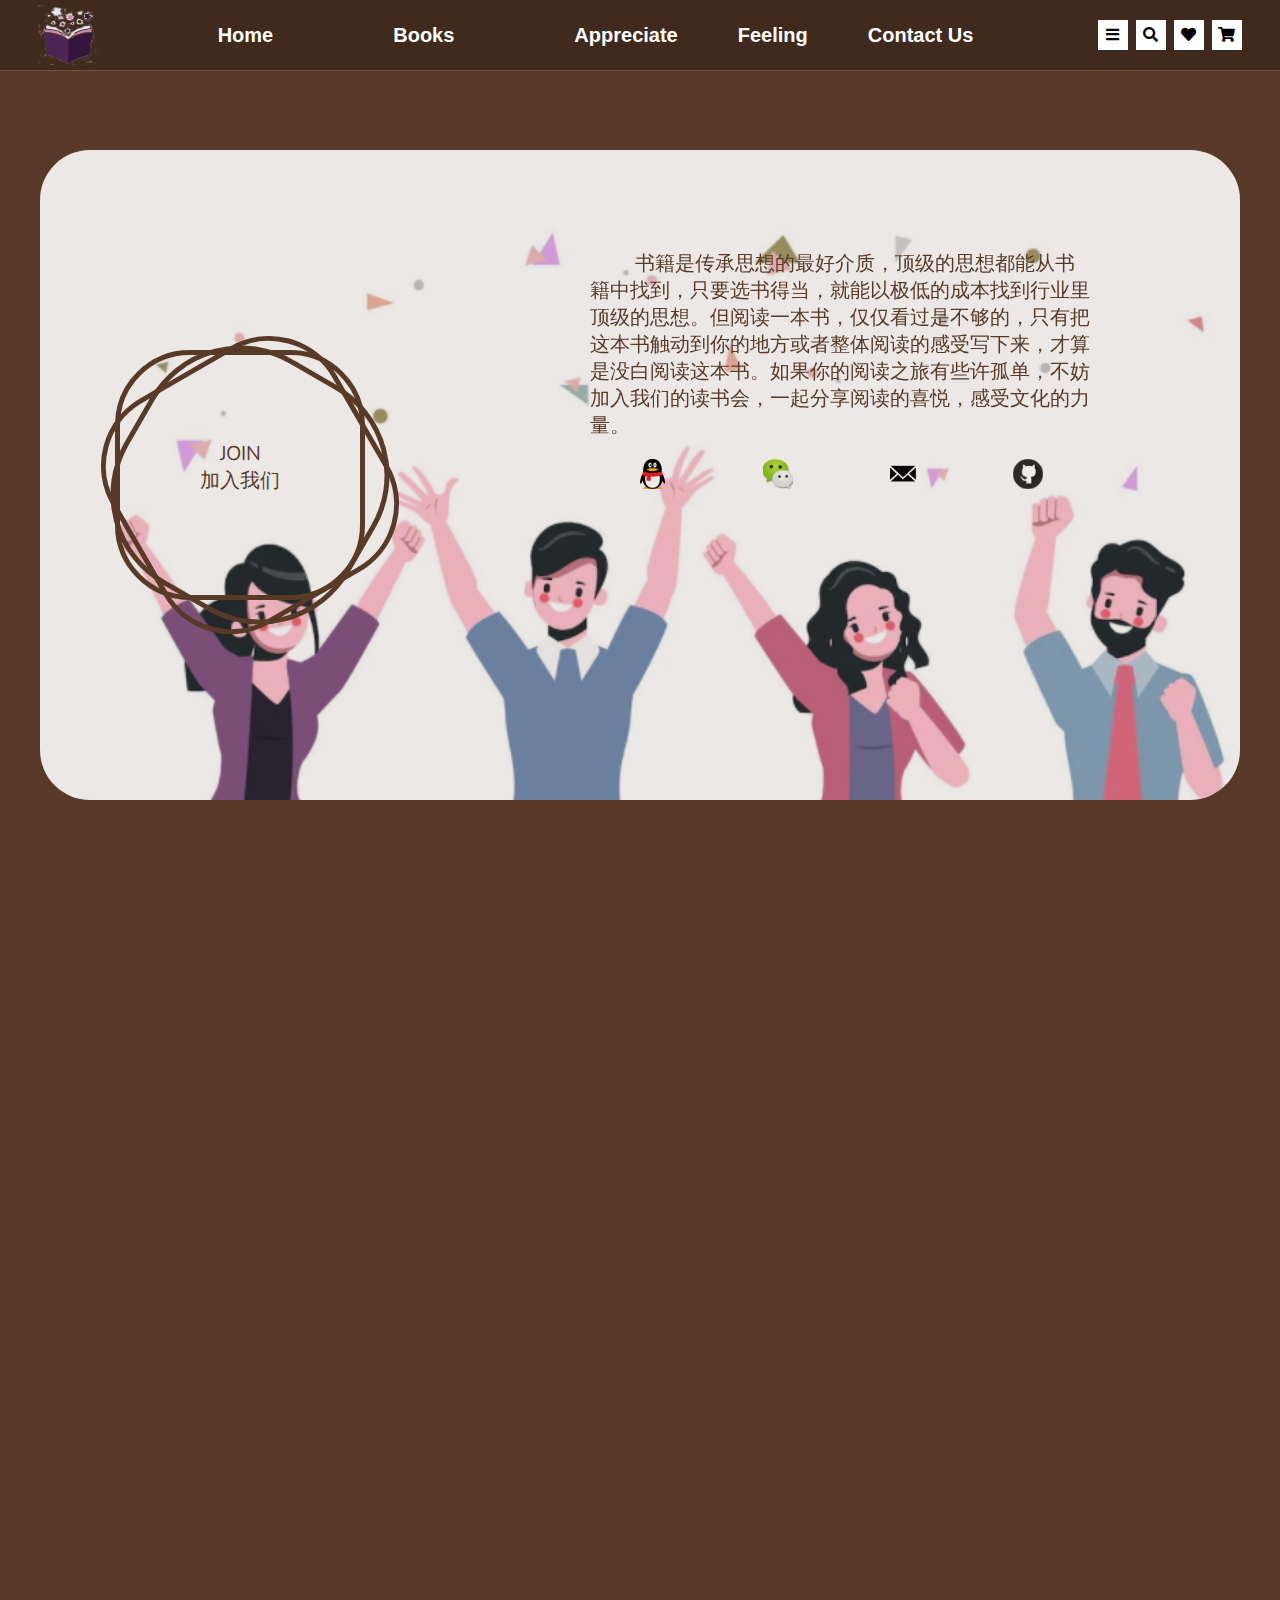
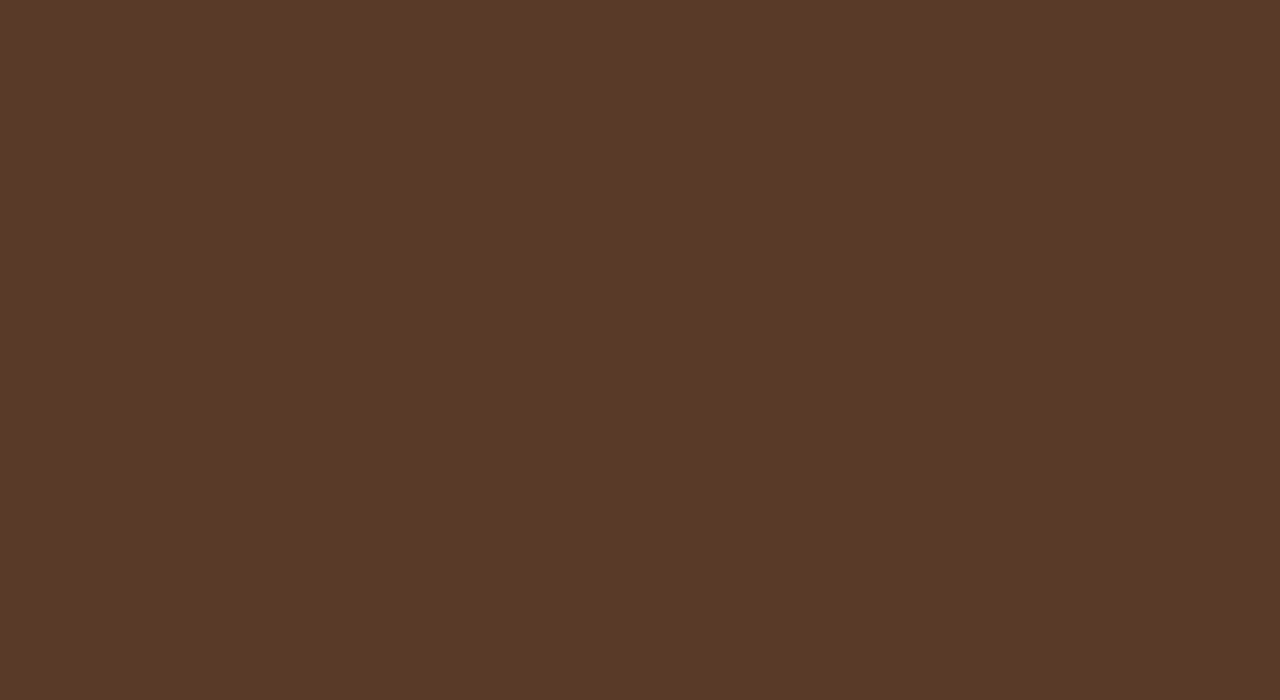
<file: html/contact.html>
<!DOCTYPE html>
<html lang="en">
<head>
    <meta charset="UTF-8">
    <meta http-equiv="X-UA-Compatible" content="IE=edge">
    <meta name="viewport" content="width=device-width, initial-scale=1.0">
    <title>加入我们</title>
    <link rel="stylesheet" href="https://cdnjs.cloudflare.com/ajax/libs/font-awesome/5.15.4/css/all.min.css">
    <link rel="stylesheet" href="../css/style.css">
    <link rel="stylesheet" href="../css/contact.css">
</head>
<body>
<!-- 导航部分开始 -->
    <header class="header">
        <img src="../images/booklogo1.png"alt="">     
        <nav class="navbar">
            <ul>
                <li> <a href="../index.html">Home</a> </li>
                <li>
                    <a>&emsp;&emsp;&emsp;Books&emsp;&emsp;&emsp;</a>
                    <!-- 改变原有子菜单结构 -->
                    <!-- 嵌套一层div -->
                    <div class="sub">
                        <ul>
                            <li> <a href="../html/book1.html">《Les Misérables》</a></li>
                            <li> <a href="../html/book2.html">《David Copperfield 》</a></li>
                            <li> <a href="../html/book3.html">《The Hunchback of Notre Dame 》</a></li>
                            <li> <a href="../html/book4.html">《Le Rouge et le Noir 》</a></li>
                            <li> <a href="../html/book5.html">《Война и мир 》</a></li>
                        </ul>
                    </div>
                </li>
                <li>
                    <a href="./appreciate.html">Appreciate</a>
                </li>
                <li> <a href="./feeling.html">Feeling</a> </li>
                <li> <a href="./contact.html">Contact Us</a> </li>
            </ul>
        </nav>
     
        <div class="icons">
           <div id="menu-btn" class="fas fa-bars"></div>
           <div id="search-btn" class="fas fa-search"></div>
           <a href="#" class="fas fa-heart"></a>
           <a href="http://book.dangdang.com/" class="fas fa-shopping-cart"></a>
        </div>         
</header>  
 <!--导航部分结束-->
 <whole>
    <div class="mid" id="mid">
        <div class="joinpart" id="jp">
            <div class="left">
                <div class="square"></div>
                <div class="tit">&emsp;JOIN<br>加入我们</div>
            </div>
            <div class="right">
                <div class="welcome">
                    <!-- <p>&emsp;&emsp;(可修改部分)巴拉巴拉</p> -->
                    <p>&emsp;&emsp; 书籍是传承思想的最好介质，顶级的思想都能从书籍中找到，只要选书得当，就能以极低的成本找到行业里顶级的思想。但阅读一本书，仅仅看过是不够的，只有把这本书触动到你的地方或者整体阅读的感受写下来，才算是没白阅读这本书。如果你的阅读之旅有些许孤单，不妨加入我们的读书会，一起分享阅读的喜悦，感受文化的力量。

                    </p>
                    <div class="meth">
                        <div class="icon qq">
                            <ul>
                                <li>QQ:2608739804</li>
                            </ul>
                        </div>
                        <div class="icon vx">
                            <ul>
                                <li>wechat:123</li>
                            </ul>
                        </div>
                        <a href="https://mail.qq.com" target="top">
                            <div class="icon E-mail">
                                <ul>
                                    <li>link to my mail</li>
                                </ul>
                            </div>
                        </a>
                        <a href="https://github.com/h5z2" target="new front">
                            <div class="icon gh">
                                <ul>
                                    <li>link to my GitHub</li>
                                </ul>
                            </div>
                        </a>
                    </div>
                </div>
            </div>
        </div>
    </div>

</whole>
</body>
</html>
</file>
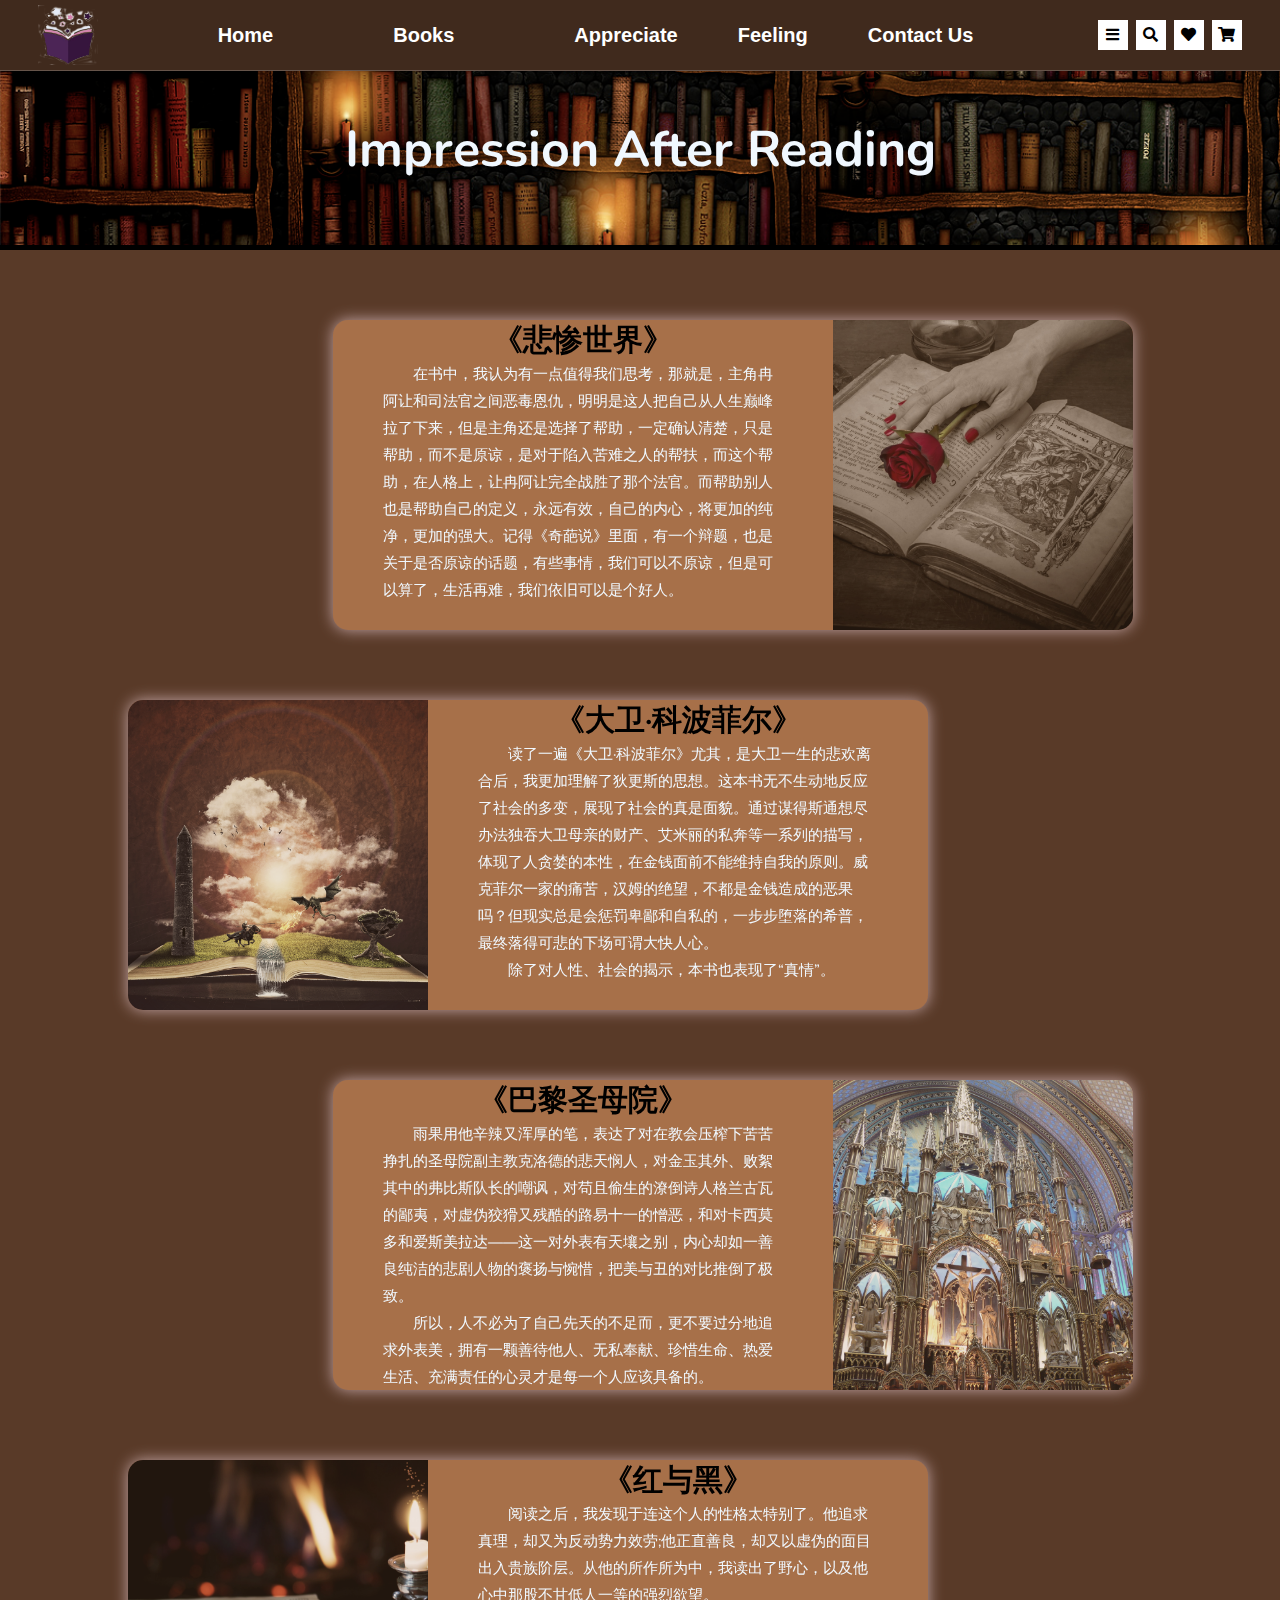
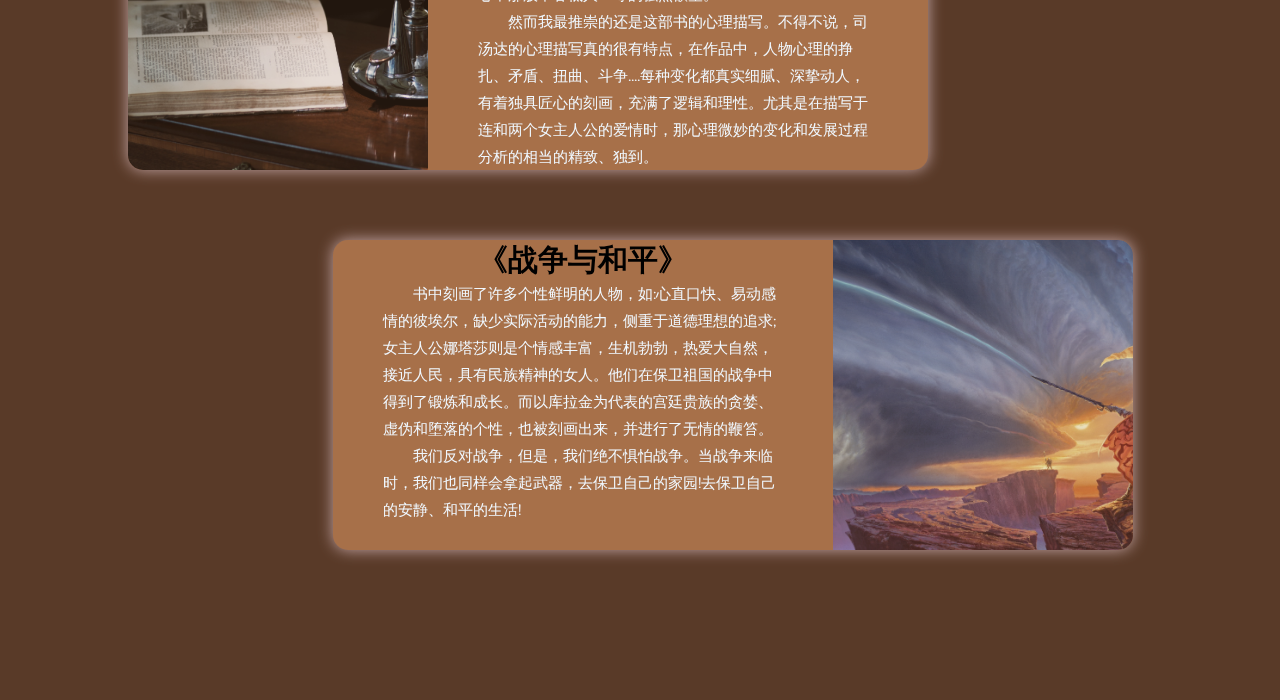
<file: html/feeling.html>
<!DOCTYPE html>
<html lang="en">
<head>
    <meta charset="UTF-8">
    <meta http-equiv="X-UA-Compatible" content="IE=edge">
    <meta name="viewport" content="width=device-width, initial-scale=1.0">
    <title>感受</title>
    <link rel="stylesheet" href="https://cdnjs.cloudflare.com/ajax/libs/font-awesome/5.15.4/css/all.min.css">
    <link rel="stylesheet" href="../css/style.css">
    <link rel="stylesheet" href="../css/feeling.css">
</head>
<body>
<!-- 导航部分开始 -->
        <header class="header">
            <img src="../images/booklogo1.png"alt="">     
            <nav class="navbar">
                <ul>
                    <li> <a href="../index.html">Home</a> </li>
                    <li>
                        <a>&emsp;&emsp;&emsp;Books&emsp;&emsp;&emsp;</a>
                        <!-- 改变原有子菜单结构 -->
                        <!-- 嵌套一层div -->
                        <div class="sub">
                            <ul>
                                <li> <a href="../html/book1.html">《Les Misérables》</a></li>
                                <li> <a href="../html/book2.html">《David Copperfield 》</a></li>
                                <li> <a href="../html/book3.html">《The Hunchback of Notre Dame 》</a></li>
                                <li> <a href="../html/book4.html">《Le Rouge et le Noir 》</a></li>
                                <li> <a href="../html/book5.html">《Война и мир 》</a></li>
                            </ul>
                        </div>
                    </li>
                    <li>
                        <a href="./appreciate.html">Appreciate</a>
                    </li>
                    <li> <a href="./feeling.html">Feeling</a> </li>
                    <li> <a href="./contact.html">Contact Us</a> </li>
                </ul>
            </nav>
         
            <div class="icons">
               <div id="menu-btn" class="fas fa-bars"></div>
               <div id="search-btn" class="fas fa-search"></div>
               <a href="#" class="fas fa-heart"></a>
               <a href="http://book.dangdang.com/" class="fas fa-shopping-cart"></a>
            </div>         
        </header>  
<!--导航部分结束-->
<section>
    <div class="mid">
        <div class="headimg">
            <h2>Impression After Reading</h2>
        </div>
        <div class="ab a1">
            <div class="txt">
                <h2>《悲惨世界》</h2>
                <p>&emsp;&emsp;在书中，我认为有一点值得我们思考，那就是，主角冉阿让和司法官之间恶毒恩仇，明明是这人把自己从人生巅峰拉了下来，但是主角还是选择了帮助，一定确认清楚，只是帮助，而不是原谅，是对于陷入苦难之人的帮扶，而这个帮助，在人格上，让冉阿让完全战胜了那个法官。而帮助别人也是帮助自己的定义，永远有效，自己的内心，将更加的纯净，更加的强大。记得《奇葩说》里面，有一个辩题，也是关于是否原谅的话题，有些事情，我们可以不原谅，但是可以算了，生活再难，我们依旧可以是个好人。</p>
            </div>
            <div class="imghid">
                <div class="img"></div>
            </div>
        </div>
        <div class="ab a2">
            <div class="imghid">
                <div class="img"></div>
            </div>
            <div class="txt">
                <h2>《大卫·科波菲尔》</h2>
                <p>&emsp;&emsp;读了一遍《大卫·科波菲尔》尤其，是大卫一生的悲欢离合后，我更加理解了狄更斯的思想。这本书无不生动地反应了社会的多变，展现了社会的真是面貌。通过谋得斯通想尽办法独吞大卫母亲的财产、艾米丽的私奔等一系列的描写，体现了人贪婪的本性，在金钱面前不能维持自我的原则。威克菲尔一家的痛苦，汉姆的绝望，不都是金钱造成的恶果吗？但现实总是会惩罚卑鄙和自私的，一步步堕落的希普，最终落得可悲的下场可谓大快人心。</p>
                <p>&emsp;&emsp;除了对人性、社会的揭示，本书也表现了“真情”。</p>
            </div>  
        </div>
        <div class="ab a3">
            <div class="txt">
                <h2>《巴黎圣母院》</h2>
                <p>&emsp;&emsp;雨果用他辛辣又浑厚的笔，表达了对在教会压榨下苦苦挣扎的圣母院副主教克洛德的悲天悯人，对金玉其外、败絮其中的弗比斯队长的嘲讽，对苟且偷生的潦倒诗人格兰古瓦的鄙夷，对虚伪狡猾又残酷的路易十一的憎恶，和对卡西莫多和爱斯美拉达——这一对外表有天壤之别，内心却如一善良纯洁的悲剧人物的褒扬与惋惜，把美与丑的对比推倒了极致。</p>
                <p>&emsp;&emsp;所以，人不必为了自己先天的不足而，更不要过分地追求外表美，拥有一颗善待他人、无私奉献、珍惜生命、热爱生活、充满责任的心灵才是每一个人应该具备的。</p>
            </div>
            <div class="imghid">
                <div class="img"></div>
            </div>
        </div>
        <div class="ab a4">
            <div class="imghid">
                <div class="img"></div>
            </div>
            <div class="txt">
                <h2>《红与黑》</h2>
                <p>&emsp;&emsp;阅读之后，我发现于连这个人的性格太特别了。他追求真理，却又为反动势力效劳;他正直善良，却又以虚伪的面目出入贵族阶层。从他的所作所为中，我读出了野心，以及他心中那股不甘低人一等的强烈欲望。</p>
                <p>&emsp;&emsp;然而我最推崇的还是这部书的心理描写。不得不说，司汤达的心理描写真的很有特点，在作品中，人物心理的挣扎、矛盾、扭曲、斗争....每种变化都真实细腻、深挚动人，有着独具匠心的刻画，充满了逻辑和理性。尤其是在描写于连和两个女主人公的爱情时，那心理微妙的变化和发展过程分析的相当的精致、独到。</p>
            </div>  
        </div>
        <div class="ab a5">
            <div class="txt">
                <h2>《战争与和平》</h2>
                <p>&emsp;&emsp;书中刻画了许多个性鲜明的人物，如:心直口快、易动感情的彼埃尔，缺少实际活动的能力，侧重于道德理想的追求;女主人公娜塔莎则是个情感丰富，生机勃勃，热爱大自然，接近人民，具有民族精神的女人。他们在保卫祖国的战争中得到了锻炼和成长。而以库拉金为代表的宫廷贵族的贪婪、虚伪和堕落的个性，也被刻画出来，并进行了无情的鞭笞。</p>
                <p>&emsp;&emsp;我们反对战争，但是，我们绝不惧怕战争。当战争来临时，我们也同样会拿起武器，去保卫自己的家园!去保卫自己的安静、和平的生活!</p>
            </div>
            <div class="imghid">
                <div class="img"></div>
            </div>
        </div>
    </div>

</section>
</body>
</html>
</file>
<file: css/style.css>
@import url("https://fonts.googleapis.com/css2?family=Nunito:wght@200;300;400;500&display=swap");
* {
    margin: 0;
    padding: 0;
    font-family: 'Nunito', sans-serif;
          box-sizing: border-box;
  outline: none;
  border: none;
  text-decoration: none;
  -webkit-transition: all .2s linear;
  transition: all .2s linear;
}
body {
    background-color: #593A28;
    height: 230rem;
    overflow: hidden;
    display: flex;
    font-family: 'Montserrat', sans-serif, Arial, 'Microsoft Yahei';
}
section {
  /* padding: 3rem 9%; */
  width: 100%;
}
html {
  font-size: 62.5%;
  /* height: 200rem; */
  overflow-x: hidden;
  scroll-behavior: smooth;
  scroll-padding-top: 8rem;
}
/* 导航条开始 */

 .header {
   position: fixed;
   top: 0;
   left: 0;
   right: 0;
   z-index: 1000;
   background: #402A1D;
   padding: 0.5rem 3%;
   display: flex;
   align-items: center;
   justify-content: space-between;
   border-bottom: 0.1rem solid rgba(255, 255, 255, 0.2);
 }

 .header img {
   height: 60px;
   width: 60px;
   text-transform: capitalize;
 }
 .header .navbar a {
   font-size: 2rem;
   color: #fff;
   text-transform: capitalize;
   margin: 0 1rem;
 }
 .header .navbar a:hover {
   color: #fff;
 }
 .header .icons div,
.header .icons a {
  margin-left: 30px;
  height: 3rem;
  width: 3rem;
  line-height: 3rem;
  font-size: 1.5rem;
  background: #fff;
  color: #000;
  margin-left: .5rem;
  text-align: center;
  cursor: pointer;
}

.header .icons div:hover,
.header .icons a:hover {
  background: #402A1D;
  color: #fff;
}

/* 改用子元素选择器，方便后面的控制 */
.navbar>ul {
  list-style: none;
}

/* 利用伪元素清理浮动 */
.navbar>ul::after {
  display: block;
  content: '';
  clear  : both;
}


.navbar>ul>li {
  position: relative;
  float   : left;
  width   : auto;
}



.navbar>ul>li>a {
  display: block;

  color           : #fff;

  font-family: Arial, Helvetica, sans-serif;
  font-size  : 20px;
  font-weight: bold;

  line-height: 60px;

  min-width: 60px;

  padding: 0 20px;

  text-decoration: none;

  transition: all .3s ease-in-out;

}

.navbar>ul>li:hover>a {
  background-color: #593A28;
}

/* 稍后重写子菜单样式 */

/* 开始写子菜单 */

/* 处理弹出 */
/* 这里顺便解决上一个视频中的bug */
/* 子菜单通过透明度隐藏，但是实际还是占用空间，鼠标移入这个空间时，子菜单也会显示 */

.sub {
  /* 这里一定要采用绝对定位 */
  position: absolute;
  /* 这样才能通过100%控制当前层不超过父基层 */
  width   : 100%;
  /* 让子菜单高度初始化为0 */
  height  : 0;
  /* 超出部分隐藏 */
  overflow: hidden;

  /* background-color: #F97F51; */

}
/* 鼠标移入时，调整高度为auto显示子菜单 */
.navbar>ul>li:hover .sub{
  height: auto;
}

/* 同时会位移ul 形成弹出效果 */
.sub>ul {
  list-style: none;

  /* background-color: #fdcb6e; */
  /* 让ul初始时移动到.sub的外面 */
  transform: translateY(-100%);
  transition: all 0.5s ease;
}

.navbar>ul>li:hover .sub>ul{
  transform: translateY(0);
}

/* 下边线 */
.sub>ul>li {
  border-bottom: 1px solid #593A28;
}

/* 最后一个菜单项取消下边线 */
.sub>ul>li:last-child {
  border-bottom: none;
}


/* 菜单项 */
.sub>ul>li>a {
  display: block;

  background-color: #593A28;
  color           : #fff;

  font-family: Arial, Helvetica, sans-serif;
  font-size  : 20px;

  line-height: 30px;

  padding    : 15px 20px;

  text-decoration: none;

  transition: all .3s ease-in-out;

}

.sub>ul>li>a:hover{
  background-color: #555;
}

/* 导航条结束 */

/* 版权标签开始 */
#footer{
  position: fixed;
  bottom:0;
  left: 0;
  right: 0;
  height: 7rem;
  background-color: #590202; 
  display: flex;
  justify-content: center;
}
#footer p{
  color:aliceblue;
  line-height: 3rem;
  display: flex; 
}

/* 版权标签结束 */
</file>
<file: css/index.css>
@import url("https://fonts.googleapis.com/css2?family=Nunito:wght@200;300;400;500&display=swap");

/* 视差滚动 开始*/
.home {
    position: relative;
    /* width: 115%; */
    height: 82rem;
    top: 6rem;
    bottom: 7rem;
    overflow: hidden;
    display: flex;
    justify-content: center;
    align-items: center;
}

.home:before {
    content: '';
    position: absolute;
    bottom: 0;
    width: 100%;
    height: 100px;
    background: linear-gradient(to top, #593A28, transparent);
    z-index: 10;
}

.home:after {
    content: '';
    position: absolute;
    top: 0;
    left: 0;
    width: 100%;
    height: 100%;
    background: #593A28;
    z-index: 10;
    mix-blend-mode: color;
}

.home img {
    position: absolute;
    top: 0;
    left: 0;
    width: 100%;
    height: 120%;
    object-fit: cover;
    pointer-events: none;
}

#text {
    position: relative;
    color: #fff;
    font-size: 7em;
    /* align-items: center; */
    z-index: 1
}

#road {
    z-index: 2;
}

/* 视差滚动结束 */

/* 底部图片开始 */

.labels {
    height: 151em;
    /* background-color: aquamarine; */
    display: flex;
    margin-top: 25rem;
    flex-direction: column;
    align-items: center;
}

.label_top {
    width: 74%;
    height: 40rem;
    /* background-color: blueviolet; */
    display: flex;
    align-items: center;
}

.top_left {
    flex:1 1 0rem;
    width: 33rem;
    height: 38rem;
    margin: 3em 2em 2em 0;
    box-shadow: 0 0 15px rgb(0, 0, 0);
    background-color: #c3a595;
    border-radius: 15px;
    backdrop-filter: blur(5px);
}

.top_center {
    flex:1 1 0rem;
    width: 33rem;
    height: 38rem;
    margin: 3em 2em 2em 0;
    box-shadow: 0 0 15px rgb(0, 0, 0);
    background-color: #c3a595;
    border-radius: 15px;
    backdrop-filter: blur(5px);
}

.top_right {
    flex:1 1 0rem;
    width: 33rem;
    height: 38rem;
    margin: 3em 0 2em 0;
    box-shadow: 0 0 15px rgb(0, 0, 0);
    background-color: #c3a595;
    border-radius: 15px;
    backdrop-filter: blur(5px);
}

.label_top .txt {
    margin-top: 10px;
    text-align: center;
    font-size: 1.5rem;
    font-family: Cambria, Cochin, Georgia, Times, 'Times New Roman', serif;
}
.label_top .star {
    margin-top: 10px;
    text-align: center;
    font-size: 1.5rem;
    font-family: Cambria, Cochin, Georgia, Times, 'Times New Roman', serif;
}

.label_top .img {
    display: flex;
    background-size: cover;
    justify-content: center;
    /* background-color: black; */
    filter: grayscale(0.3);
    opacity: 0.8;
    transition: all 0.5s ease 0s;
}

.label_top .img:hover {
    transform: scale(1.1);
}

.label_top .imghid {
    overflow: hidden;
}

.label_bottom {
    width: 74%;
    height: 30rem;
    /* background-color: rgb(226, 43, 58); */
    display: flex;
    align-items: center;
}

.bottom_left {
    width: 31.5rem;
    height: 30rem;
    margin: 3em 1em 2em 1em;
    flex:1 1 0rem;
    box-shadow: 0 0 15px rgb(0, 0, 0);
    background-color: #c3a595;
    border-radius: 15px;
    backdrop-filter: blur(5px);
}

.bottom_left .img {
    float: right;
    margin-top: 10px;
}

.bottom_right {
    flex:1 1 0rem;
    width: 31.5rem;
    height: 30rem;
    float: left;
    margin: 3em 0 2em 0;
    box-shadow: 0 0 15px rgb(0, 0, 0);
    background-color: #c3a595;
    border-radius: 15px;
    backdrop-filter: blur(5px);
}

.bottom_right .img {
    margin-top: 10px;
    float: right;
}

.label_bottom .txt {
    margin: 90px 0 40px 0;
    text-align: center;
    font-size: 1.5rem;
    font-family: Cambria, Cochin, Georgia, Times, 'Times New Roman', serif;
}
.label_bottom .star {
    margin: 50px 0 40px 0;
    text-align: center;
    font-size: 1.5rem;
    font-family: Cambria, Cochin, Georgia, Times, 'Times New Roman', serif;
}

.label_bottom .img {
    background-size: cover;
    background-position: center;
    filter: grayscale(0.3);
    opacity: 0.8;
    transition: all 0.5s ease 0s;
}

.label_bottom .img:hover {
    transform: scale(1.1);
}

.label_bottom .imghid {
    overflow: hidden;
}

/* 底部图片结束 */
</file>
<file: css/appreciate.css>
@charset "utf-8";
.mid{
    height:139em;
    width: 100vw;
    /* background-color: blue; */
}

.content{
    padding-top: 7em;
    padding-left: 20%;
    display: flex;
    height: 120em;
    flex-direction: column;
    /* background-color: aquamarine; */
}

.con{
    /* margin-left: -20rem; */
    display: flex;
    width: 650px;
    height: 400px;
    /* background-color: blueviolet; */
    backdrop-filter: blur(0.2);
    float: left;
    clear: left;
    margin-top: 90px;
    backdrop-filter: blur(30px);
    border-radius: 15px;
    overflow: hidden;
    box-shadow: 0 0 15px #000;
}
.c1{
    animation: c1load 0.5s linear;
}
.c2{
    margin-top: 10em;
    animation: c2load 1s linear;
}
.c3{
    margin-top: 10em;
    animation: c3load 1.5s linear;
}


.c1 .img{
    background-image: url("../images/beican.png");
    /* background-color: coral; */
}
.c1 .img:hover{
    background-image: url("../images/pics01.png");
}
.c2 .img{
    background-image: url("../images/dawei1.png");
}
.c2 .img:hover{
    background-image: url("../images/pics02.png");
}
.c3 .img{
    background-image: url("../images/bali.png");
}
.c3 .img:hover{
    background-image: url("../images/pics03.png");
}

.imghid{
    overflow: hidden;
    width: 250px;
}
.con .img{
    width: 250px;
    height: 100%;
    background-size: contain;
    background-repeat: no-repeat;
    background-position:center;
    opacity: 0.8;
    transition: 0.5s ease 0s;
}
.con .img:hover{
    transform: scale(1.1);
}
.txt{
    width: 400px;
    padding: 0 40px;
    color:aliceblue;
    font-family: "幼圆";
    font-size: 18px;
    line-height: 2em;
    border-radius: 20px;
    background-color: #A77049;
}
.txt h2{
    color: #000;
}
.pri{
    height: 800px;
    width: 400px;
    float: right;
    clear: right;
    position: fixed;
    margin-top: -114em;
    /* margin-left: 1100px; */
    margin-left: 120rem;
    border-radius: 15px;
    animation: priload 2s linear;
    /* background-color: blue; */
}

.pri .d1{
    /* background-color: rgb(229, 239, 243); */
    margin-top: 5rem;
    height: 370px;
    border-radius: 20px;
    padding-top: 50px;
    box-shadow: 0 0 8px #000;
}
.pri .img01{
    background-image: url("../images/hongyuhei.png");
    width: 100%;
    height: 150px;
    margin-top: -47px;
    /* background-color: aquamarine; */
    background-size: contain;
    background-repeat: no-repeat;
    background-position:center;
    opacity: 0.8;
    transition: 0.5s ease 0s;
}
.pri .img01:hover{
    background-image: url("../images/pics04.png");
    transform: scale(1.1);
}
.pri .img02{
    background-image: url("../images/war.png");
    width: 100%;
    height: 150px;
    margin-top: -47px;
    /* background-color: aquamarine; */
    background-size: contain;
    background-repeat: no-repeat;
    background-position:center;
    opacity: 0.8;
    transition: 0.5s ease 0s;
}
.pri .img02:hover{
    background-image: url("../images/pics05.png");
    transform: scale(1.1);
}

.pri .d2{
    height: 290px;
    /* background-color: rgb(229, 239, 243); */
    margin-top: 90px;
    border-radius: 20px;
    box-shadow: 0 0 8px #000;
}


@keyframes c1load{
    0%{
        opacity: 0;
    }
    70%{
        opacity: 0;
        margin-top: 100px;
    }
    100%{
        opacity: 1;
        margin-top: 40px;
    }
}
@keyframes c2load{
    0%{
        
        opacity: 0;
    }
    80%{
        opacity: 0;
        margin-top: 100px;
    }
    100%{
        opacity: 1;
    }
}
@keyframes c3load{
    0%{
        
        opacity: 0;
    }
    90%{
        opacity: 0;
        margin-top: 100px;
    }
    100%{
        opacity: 1;
    }
}
@keyframes priload{
    0%{
        opacity: 0;
    }
    80%{
        opacity: 0;
    }
    100%{
        opacity: 1;
    }
}
@media screen and (min-width: 960px) and (max-width: 1400px) {
    .con{
        margin-left: -18rem;
        display: flex;
        width: 650px;
        height: 400px;
        /* background-color: blueviolet; */
        backdrop-filter: blur(0.2);
        float: left;
        clear: left;
        margin-top: 90px;
        backdrop-filter: blur(30px);
        border-radius: 15px;
        overflow: hidden;
        box-shadow: 0 0 15px #000;
    }

.pri{
    height: 800px;
    width: 400px;
    float: right;
    clear: right;
    position: fixed;
    margin-top: -114em;
    /* margin-left: 1100px; */
    margin-left: 85rem;
    border-radius: 15px;
    animation: priload 2s linear;
    /* background-color: blue; */
}
.pri .d1{
    /* background-color: rgb(229, 239, 243); */
    margin-top: 10px;
    height: 326px;
    border-radius: 20px;
    padding-top: 50px;
    box-shadow: 0 0 8px #000;
}
.pri .img01{
    background-image: url("../images/hongyuhei.png");
    width: 100%;
    height: 120px;
    margin-top: -47px;
    /* background-color: aquamarine; */
    background-size: contain;
    background-repeat: no-repeat;
    background-position:center;
    opacity: 0.8;
    transition: 0.5s ease 0s;
}
.pri .d2{
    height: 276px;
    /* background-color: rgb(229, 239, 243); */
    margin-top: 70px;
    border-radius: 20px;
    box-shadow: 0 0 8px #000;
}
.pri .img02{
    background-image: url("../images/war.png");
    width: 100%;
    height: 130px;
    margin-top: -47px;
    /* background-color: aquamarine; */
    background-size: contain;
    background-repeat: no-repeat;
    background-position:center;
    opacity: 0.8;
    transition: 0.5s ease 0s;
}
}
</file>
<file: css/book.css>
@charset "utf-8";
.mid{
    height:139em;
    width: 100vw;
    /* background-color: blue; */
}
/* 轮播图部分开始*/
.top{
    height: 90rem;
    width: 100%;
    /* background-color: aqua; */
    float: left;  
}

.banner{
    list-style: none;
    position: absolute;
    padding: 0;
    margin: auto;
    top: 0;
    left: 0;
    bottom: 0;
    right: 0;
    width: 1150px;
    height: 421px;
    animation: imgload1 1s linear;
}

.banner li{
    float: left;
    position: absolute;
    left: 0px;
    transition-duration: 0.4s;
    overflow: hidden;
}

.banner img{
    transition: all .5s;
    filter: grayscale(0.5);
}

.banner img:hover{
    transform: scale(1.1);
    filter: grayscale(0);
}


.banner div{
    width: 20px;
    height: 20px;
    position: absolute;
    border-radius: 50%;
    /* background: rgb(123, 168, 175); */
    float: left;
    bottom: -100px;
}

@keyframes imgload1{
    0%{
        opacity: 0;
        margin-top: 300px;
    }100%{
        opacity: 1;
        margin-top: 170px;
    }
}
/* 轮播图部分结束 */
/* 书籍介绍开始 */
.content{
    height: 80rem;
    width: 100%;
    /* background-color: rgb(196, 30, 160); */
    display: flex;
    justify-content: center;
}
.content_left{
    width: 50rem;
    height: 80rem;
    /* background-color: blueviolet; */
}
.content_right{
    width: 60rem;
    height: 62rem;
    margin-top: 3em;
    /* background-color: rgb(226, 43, 43); */
    margin-left: 9rem;
    margin-right: 5em;
    float: left;
}
.right_top{
    width: 100%;
    height:13rem ;
    /* background-color: cornflowerblue; */
}
.right_top img{
    margin: 10px 0 0 30px;
    width:100px;
    height:100px;
    border-radius:200px;
    float: left;
}
.right_top p{
    font-size: 3rem;
    text-align: center;
    /* line-height: 5em; */
    padding-top: 1em;
    margin-right: 5rem;
    font-family: 'Franklin Gothic Medium', 'Arial Narrow', Arial, sans-serif;

}
.right_center{
    width: 100%;
    height:10rem ;
    /* background-color: blanchedalmond; */
}
.right_center p{
    font-size: 3rem;
    font-weight: bold;
    padding-top: 20px;
    text-align: center;
    font-family:'Gill Sans', 'Gill Sans MT', Calibri, 'Trebuchet MS', sans-serif;
}
.right_bottom{
    margin-top: -5rem;
    width: 100%;
    height:40rem;
    /* background-color: darkolivegreen; */
}
.right_bottom p{
    font-size: 20px;
    padding-top: 2em;
    line-height: 8ems;
    color: aliceblue;
    text-indent: 30px;
}
.block{
    margin: 3rem;
    width: 50em;
    height: 6.5rem;
    margin-left: -22em;
    background-color: #8C4830;
}
.block a{
    float: right;
    font-size: 18px;
    color: aliceblue;
    line-height: 4em;
    padding-right: 1rem;
}

/* 书籍介绍结束 */
</file>
<file: css/contact.css>
@charset "utf-8";
.mid{
    width: 100vw;
    height: 139em;
    display: flex;
    justify-content: center;
    padding-top: 15em;
    /* background-color: aquamarine; */
}

.joinpart{
    width: 1200px;
    height: 650px;
    padding-top: -100em;
    display: flex;
    background-image: url("../images/join.png");
    background-repeat: no-repeat;
    background-size: 1300px;
    overflow: hidden;
    opacity: 0.9;
    border-radius: 50px;
    animation: loadbac 1s linear;
    transition: 1s ease 0.2s;
    /* background-color: blueviolet; */
}

.joinpart .left{
    width: 400px;
    height: 100%;
}

.joinpart .left .square{
    width: 250px;
    height: 250px;
    /* border: 5px solid rgb(183, 207, 226); */
    border: 5px solid #593A28;
    margin: auto;
    margin-top: 200px;
    border-radius: 30%;
    animation: a1 3s infinite linear;
}
.left .square::before{
    content: "";
    width: 250px;
    height: 250px;
    transform: rotate(30deg);
    border: 5px solid #593A28;
    border-radius: 40%;
    position: absolute;
    animation: a2 25s infinite linear;
}

.left .square::after{
    content: "";
    width: 250px;
    height: 250px;
    transform: rotate(60deg);
    border: 5px solid #593A28;
    border-radius: 30%;
    position: absolute;
    animation: a2 60s infinite linear;
}

.left .tit{
    position: absolute;
    font-size: 2em;
    margin-left: 160px;
    margin-top: -160px;
    color: #593A28;
    z-index: -10;
}

.left .square:hover{
    animation: a1 15s infinite linear;
}
.left .square:hover::before{
    animation: a2 80s infinite linear;
}
.left .square:hover::after{
    animation: a1 50s infinite linear;
}

.joinpart .right{
    width: 800px;
    height: 100%;
}
.joinpart .welcome{
    color: #593A28;
    width: 500px;
    margin: auto;
    display: flex;
    flex-direction: column;
}

.joinpart .welcome p{
    word-wrap: break-word;
    padding-top: 5em;
    font-size: 20px;
}
.meth{
    width: 500px;
    height: 100px;
    flex-direction: row;
    display: flex;
    justify-content: space-around;
    margin-top: 20px;
    /* background-color: blueviolet; */
}

.meth .icon{
    width: 30px;
    height: 30px;
    background-size: cover;
    border-radius: 5px;
    background-repeat: no-repeat;
    background-position: center;
    transition: 0.4s ease 0s;
}
.meth .icon:hover{
    transform: scale(1.1);
    cursor: pointer;
}
.meth .qq{
    background-image: url("../images/qq.png");
    background-size: 25px;
}
.meth .vx{
    background-image: url("../images/vx.png");
}
.meth .E-mail{
    background-image: url("../images/E-mail.png");
}
.meth .gh{
    background-image: url("../images/github.png");
    background-size: 40px;
}

.icon ul{
    display: none;
    list-style: none;
    margin-top: 30px;
    width: 150px;
    margin-left: -80px;
    color: rgb(0, 0, 0);
    font-size: 14px;
}
.icon:hover ul{
    display: block;
    position: absolute;
}


@keyframes a1{
    to{
        transform: rotate(360deg);
    }
}
@keyframes a2{
    to{
        transform: rotate(-10800deg
        );
    }
}
@keyframes loadbac{
    0%{
        opacity: 0;
        margin-top: 100px;
    }
    100%{
        opacity: 1;
        margin-top: 50px;
    }
}
</file>
<file: css/feeling.css>
@charset "utf-8";
.mid{
    height: 139em;
    width: 100vw;
}

.headimg{
    top: 0px;
    height: 250px;
    width: 100%;
    padding-top: 3em;
    background-image: url("../images/headbg.jpg");
    background-size: 2000px;
    background-repeat: no-repeat;
    overflow: hidden;
    border-bottom: 5px solid #000;
    animation: headload 0.9s linear;
    /* background-color: brown; */
}
.headimg h2{
    color:aliceblue;
    font-size: 5rem;
    padding-top: 20px;
    text-align: center;
    line-height: 200px;
}

.mid .ab{
    width: 800px;
    height: 310px;
    box-shadow: 0 0 15px rgb(196, 166, 166);
    background: #A77049;
    border-radius: 15px;
    backdrop-filter: blur(5px);
    display: flex;
    overflow: hidden;
    margin-top: 70px;
}
.a1 .img{
    background-image: url("../images/pho01.jpg");
}
.a2 .img{
    background-image: url("../images/pho02.jpg");
}
.a3 .img{
    background-image: url("../images/pho03.jpg");
}
.a4 .img{
    background-image: url("../images/pho04.jpg");
}
.a5 .img{
    background-image: url("../images/pho05.jpg");
}

.ab p{
    word-wrap: break-word;
    color:aliceblue;
    line-height: 27px;
}

.ab .txt{
    font-size: 1.5rem;
    width: 400px;
    margin: 0 50px 0 50px;
}
.ab h2{
    font-size: 3rem;
    text-align: center;
    color: rgb(0, 0, 0);
}
.ab .img{
    width: 300px;
    height: 100%;
    background-size: cover;
    background-position: center;
    filter: grayscale(0.3);
    opacity: 0.8;
    transition: all 0.5s ease 0s;
}
.ab .img:hover{
    transform: scale(1.1);
}
.ab .imghid{
    overflow: hidden;
}
.a1{
    margin-left: 45%;
    animation: a1load 2.5s linear;
    transition: 0.5s  1s;
}
.a2{
    margin-left: 10%;
    animation: a2load 3.6s linear;
    transition: 0.5s;
}
.a3{
    margin-left: 45%;
    animation: a3load 4.8s linear;
    transition: 0.5s;
}
.a4{
    margin-left: 10%;
    animation: a2load 6.0s linear;
    transition: 0.5s;
}
.a5{
    margin-left: 45%;
    animation: a3load 7.2s linear;
    transition: 0.5s;
}
@keyframes a1load{
    0%{
        opacity: 0;
    }
    50%{
        opacity: 0;
        margin-top: 100px;
    }
    100%{
        opacity: 1;
        margin-top: 40px;
    }
}
@keyframes a2load{
    0%{
        
        opacity: 0;
    }
    60%{
        opacity: 0;
        margin-top: 100px;
    }
    100%{
        opacity: 1;
    }
}
@keyframes a3load{
    0%{
        
        opacity: 0;
    }
    70%{
        opacity: 0;
        margin-top: 100px;
    }
    100%{
        opacity: 1;
    }
}
@keyframes a4load{
    0%{
        
        opacity: 0;
    }
    80%{
        opacity: 0;
        margin-top: 100px;
    }
    100%{
        opacity: 1;
    }
}
@keyframes a5load{
    0%{
        
        opacity: 0;
    }
    90%{
        opacity: 0;
        margin-top: 100px;
    }
    100%{
        opacity: 1;
    }
}
@keyframes headload{
    0%{
        height: 0px;
    }
    100%{
        height: 240px;
    }
}
@media screen and (min-width: 960px) and (max-width: 1400px) {
    .a1{
        margin-left: 26%;
        animation: a1load 2.5s linear;
        transition: 0.5s  1s;
    }
    .a2{
        margin-left: 10%;
        animation: a2load 3.6s linear;
        transition: 0.5s;
    }
    .a3{
        margin-left: 26%;
        animation: a3load 4.8s linear;
        transition: 0.5s;
    }
    .a4{
        margin-left: 10%;
        animation: a2load 6.0s linear;
        transition: 0.5s;
    }
    .a5{
        margin-left: 26%;
        animation: a3load 7.2s linear;
        transition: 0.5s;
    }
}
</file>
